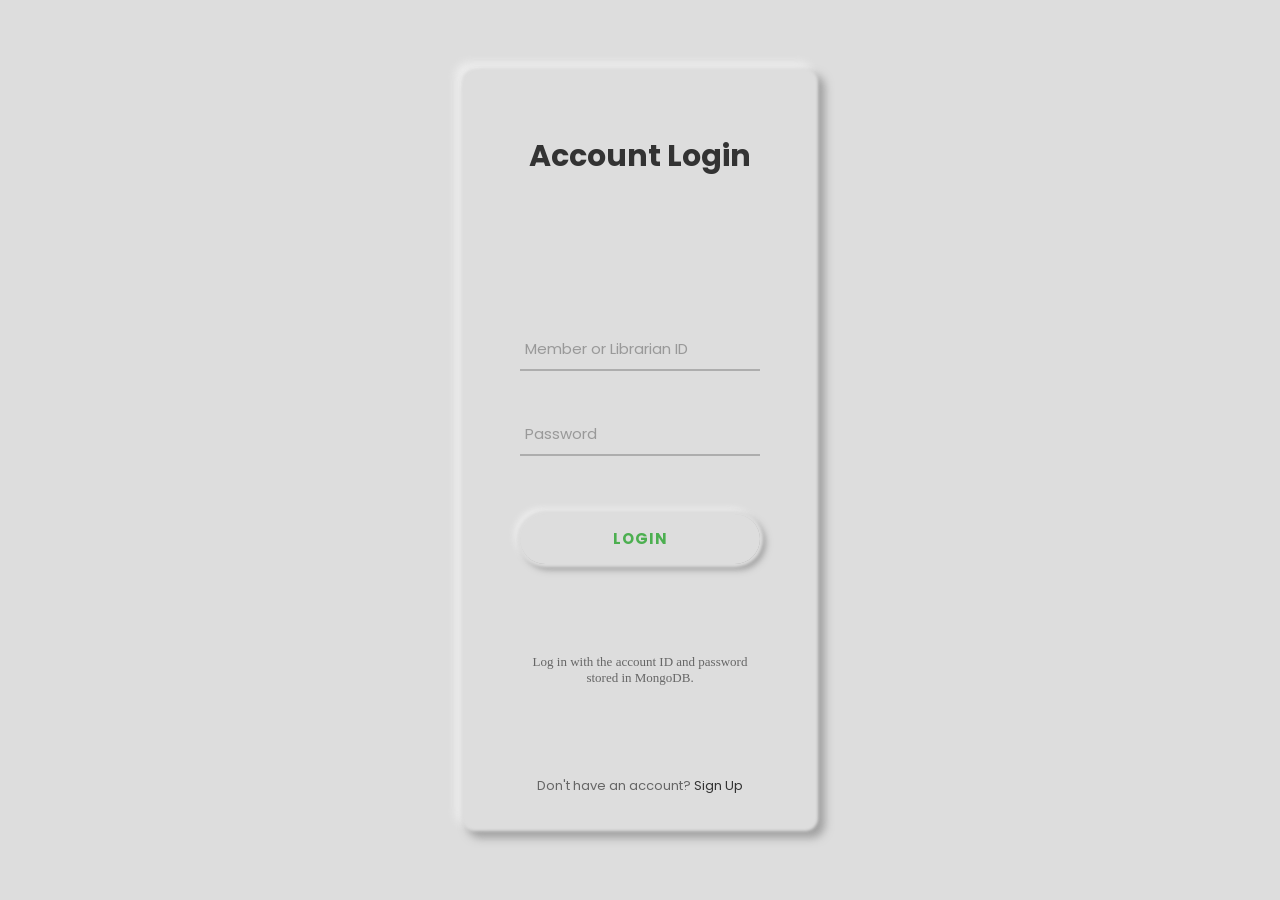
<file: LoginPage/index.html>
<!DOCTYPE html>
<html lang="en">

<head>
    <meta charset="UTF-8">
    <meta name="viewport" content="width=device-width, initial-scale=1.0">
    <title>Login Form Design Neumorphism</title>
    <!--=========================www.material design iconic font========================================-->
    <link rel="stylesheet" type="text/css" href="fonts/iconic/css/material-design-iconic-font.min.css">
    <link rel="stylesheet" href="Style.css">

</head>

<body>

    <div class="limiter">
        <div class="container-login">
            <div class="wrap-login">
                <form class="login-form validate-form" id="loginForm">
                    <span class="login-form-title">
                        Account Login
                    </span>

                    <!-- Status Text for Errors -->
                    <div id="loginStatus" class="text-center" style="margin-bottom: 20px; font-weight: bold;"></div>

                    <div class="wrap-input validate-input" data-validate="Login ID is required">
                        <input class="input" type="text" name="loginId" id="loginId">
                        <span class="focus-input" data-placeholder="Member or Librarian ID"></span>
                    </div>

                    <div class="wrap-input validate-input" data-validate="Password is required">
                        <input class="input" type="password" name="password" id="loginPassword">
                        <span class="focus-input" data-placeholder="Password"></span>
                    </div>

                    <div class="container-login-form-btn">
                        <div class="wrap-login-form-btn">
                            <button class="login-form-btn"> Login </button>
                        </div>
                    </div>
                    <div class="text-center" style="margin-top: 20px; font-size: 13px; color: #666;">
                        Log in with the account ID and password stored in MongoDB.
                    </div>
                    <div class="text-center" style="margin-top: 20px;">
                        <span class="txt1">
                            Don't have an account?
                        </span>
                        <a class="txt2" href="Register.html"> Sign Up </a>
                    </div>

                </form>
            </div>
        </div>
    </div>

    <script src="js/jquery-3.2.1.min.js"></script>
    <script type="module" src="JS_main.js"></script>



</body>
</html>
</file>
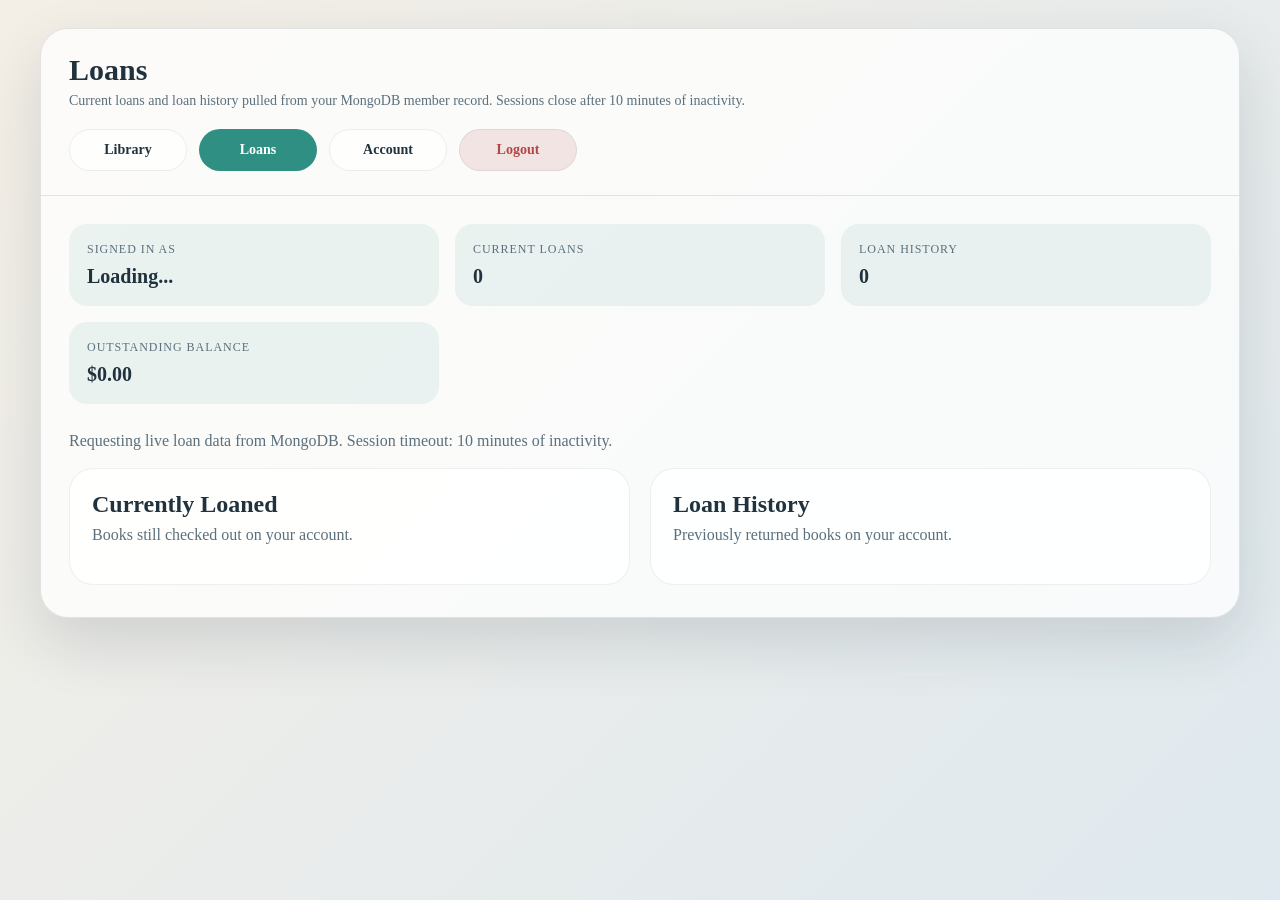
<file: Loans/loans.html>
<!DOCTYPE html>
<html lang="en">

<head>
    <meta charset="UTF-8">
    <meta name="viewport" content="width=device-width, initial-scale=1.0">
    <title>Loans</title>
    <link rel="stylesheet" type="text/css" href="../LoginPage/fonts/iconic/css/material-design-iconic-font.min.css">
    <link rel="stylesheet" href="../LoginPage/Style.css">
    <link rel="stylesheet" href="loans.css">
</head>

<body>
    <div class="loans-shell">
        <div class="loans-panel">
            <div class="loans-nav">
                <div class="loans-brand">
                    <h1>Loans</h1>
                    <p>Current loans and loan history pulled from your MongoDB member record. Sessions close after 10 minutes of inactivity.</p>
                </div>

                <div class="loans-tabs">
                    <a class="loans-tab" href="../Book%20search/library.html">Library</a>
                    <a class="loans-tab active" href="loans.html">Loans</a>
                    <a class="loans-tab" href="../LoginPage/dashboard.html">Account</a>
                    <a class="loans-tab logout" href="/LoginPage/logout.html" id="logoutBtn">Logout</a>
                </div>
            </div>

            <div class="loans-header">
                <div class="loans-pill">
                    <span>Signed in as</span>
                    <strong id="loansMemberName">Loading...</strong>
                </div>
                <div class="loans-pill">
                    <span>Current loans</span>
                    <strong id="currentLoanCount">0</strong>
                </div>
                <div class="loans-pill">
                    <span id="secondaryLoanStatLabel">Loan history</span>
                    <strong id="loanHistoryCount">0</strong>
                </div>
                <div class="loans-pill">
                    <span>Outstanding balance</span>
                    <strong id="loanOutstandingBalance">$0.00</strong>
                </div>
            </div>

            <div style="padding: 0 28px 18px; color: #5b707c;" id="loansStatusMessage">Requesting live loan data from MongoDB. Session timeout: 10 minutes of inactivity.</div>

            <div class="loans-columns">
                <section class="loan-card" id="memberCurrentLoanCard">
                    <h2>Currently Loaned</h2>
                    <p class="loan-copy">Books still checked out on your account.</p>
                    <div id="currentLoansList" class="loan-list"></div>
                </section>

                <section class="loan-card" id="memberLoanHistoryCard">
                    <h2>Loan History</h2>
                    <p class="loan-copy">Previously returned books on your account.</p>
                    <div id="loanHistoryList" class="loan-list"></div>
                </section>
            </div>

        </div>
    </div>

    <script>
        (function bootstrapLoansUser() {
            try {
                const storedUser = localStorage.getItem("library_current_user");
                if (!storedUser) {
                    return;
                }

                const member = JSON.parse(storedUser);
                if (String(member.role || "").trim().toLowerCase() === "librarian") {
                    window.location.replace("librarian_loans.html");
                    return;
                }

                const currentLoans = Array.isArray(member.current_loans)
                    ? member.current_loans
                    : (member.current_loans ? [member.current_loans] : []);
                const loanHistory = Array.isArray(member.loan_history)
                    ? member.loan_history
                    : (member.loan_history ? [member.loan_history] : []);

                const setText = (id, value) => {
                    const element = document.getElementById(id);
                    if (element) {
                        element.textContent = value;
                    }
                };

                const renderLoanList = (id, loans, emptyMessage, isHistory) => {
                    const container = document.getElementById(id);
                    if (!container) {
                        return;
                    }

                    if (!loans.length) {
                        container.innerHTML = `<div class="loan-empty">${emptyMessage}</div>`;
                        return;
                    }

                    container.innerHTML = loans.map((loan) => `
                        <article class="loan-item">
                            <div class="loan-title">${loan.book_title || "Untitled Book"}</div>
                            <div class="loan-meta">
                                <div><strong>Copy:</strong> ${loan.copy_no || "Unknown"}</div>
                                <div><strong>Loan ID:</strong> ${loan.loan_id || "Unknown"}</div>
                                <div><strong>Loan Date:</strong> ${loan.loan_date || "Unknown"}</div>
                                <div><strong>Due Date:</strong> ${loan.due_date || "Unknown"}</div>
                                ${isHistory && loan.return_date ? `<div><strong>Returned:</strong> ${loan.return_date}</div>` : ""}
                            </div>
                            ${!isHistory && Number(loan.overdue_days || 0) > 0 ? `
                                <div class="loan-meta" style="margin-top: 12px; padding: 10px 12px; border-radius: 14px; background: rgba(178, 71, 71, 0.10); border: 1px solid rgba(178, 71, 71, 0.18);">
                                    <div><strong>Days Overdue:</strong> ${loan.overdue_days}</div>
                                    <div><strong>Outstanding Fine:</strong> $${Number(loan.outstanding_fine_amount ?? loan.fine_amount ?? 0).toFixed(2)}</div>
                                </div>
                            ` : ""}
                        </article>
                    `).join("");
                };

                setText("loansMemberName", member.name || member._id || "Current User");
                setText("currentLoanCount", String(currentLoans.length));
                setText("loanHistoryCount", String(loanHistory.length));
                setText("loanOutstandingBalance", `$${Number(member.outstanding_balance ?? member.late_fee ?? 0).toFixed(2)}`);
                setText("loansStatusMessage", "Loaded the tracked signed-in user from browser session storage. Session timeout: 10 minutes of inactivity.");
                renderLoanList("currentLoansList", currentLoans, "No books are currently loaned on this account.", false);
                renderLoanList("loanHistoryList", loanHistory, "No loan history is recorded yet.", true);
            } catch (error) {
                console.error("Loans bootstrap failed:", error);
            }
        }());
    </script>
    <script src="../LoginPage/js/jquery-3.2.1.min.js"></script>
    <script type="module" src="loans.js"></script>
</body>

</html>
</file>
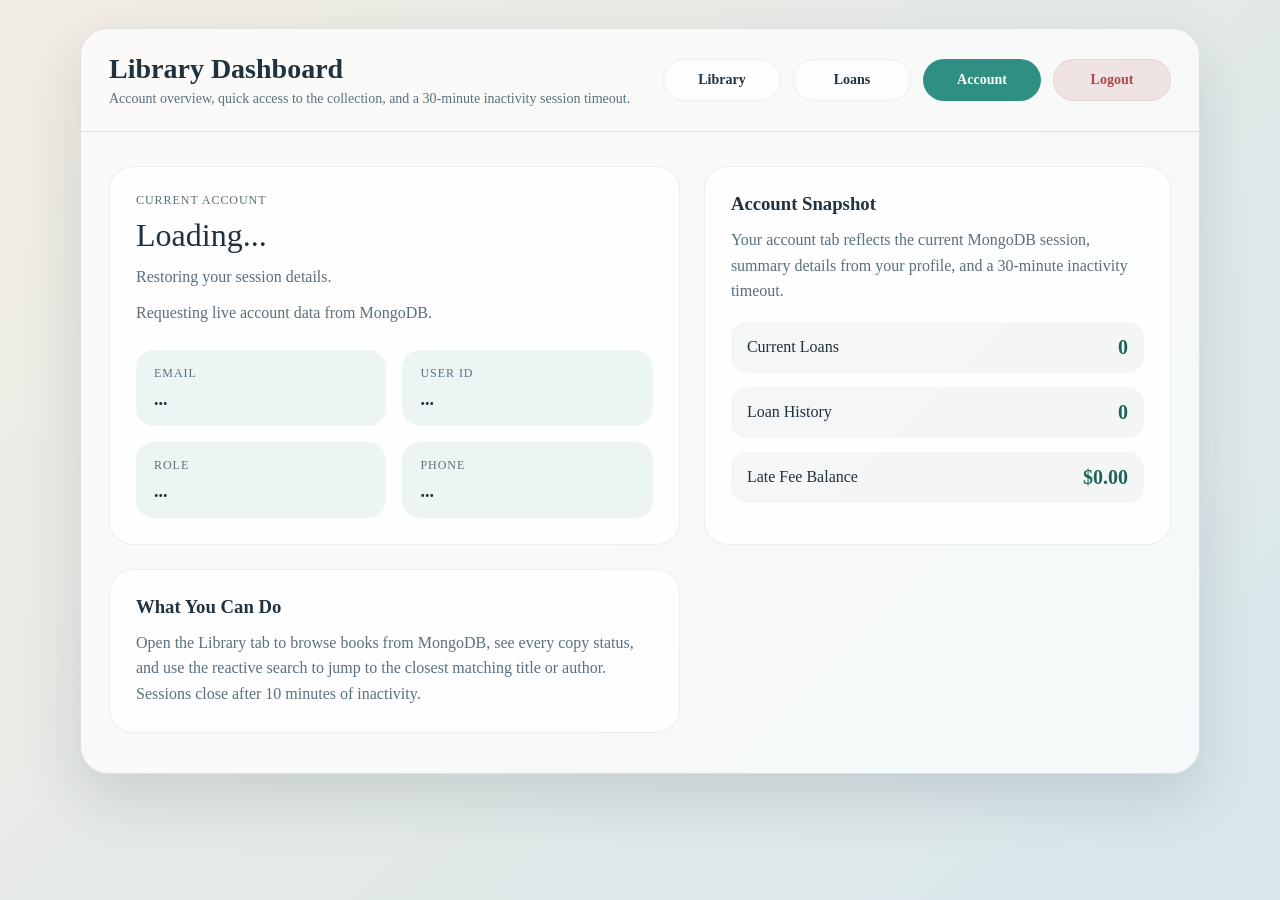
<file: LoginPage/dashboard.html>
<!DOCTYPE html>
<html lang="en">

<head>
    <meta charset="UTF-8">
    <meta name="viewport" content="width=device-width, initial-scale=1.0">
    <title>Dashboard - Library Management</title>
    <link rel="stylesheet" type="text/css" href="fonts/iconic/css/material-design-iconic-font.min.css">
    <link rel="stylesheet" href="Style.css">
    <style>
        :root {
            --page-bg: linear-gradient(135deg, #f2ede4 0%, #d7e7ec 100%);
            --card-bg: rgba(255, 255, 255, 0.72);
            --ink: #20323e;
            --muted: #5b707c;
            --accent: #2f8f83;
            --accent-strong: #1d645b;
            --danger: #b24747;
            --line: rgba(32, 50, 62, 0.12);
        }

        body {
            min-height: 100vh;
            background: var(--page-bg);
            color: var(--ink);
        }

        .dashboard-shell {
            min-height: 100vh;
            padding: 28px;
        }

        .dashboard-panel {
            max-width: 1120px;
            margin: 0 auto;
            background: var(--card-bg);
            backdrop-filter: blur(12px);
            border: 1px solid var(--line);
            border-radius: 28px;
            overflow: hidden;
            box-shadow: 0 24px 60px rgba(26, 44, 58, 0.14);
        }

        .dashboard-nav {
            display: flex;
            justify-content: space-between;
            align-items: center;
            padding: 24px 28px;
            border-bottom: 1px solid var(--line);
            gap: 20px;
            flex-wrap: wrap;
        }

        .dashboard-brand h1 {
            font-size: 28px;
            margin-bottom: 6px;
        }

        .dashboard-brand p {
            color: var(--muted);
            font-size: 14px;
        }

        .dashboard-tabs {
            display: flex;
            align-items: center;
            gap: 12px;
            flex-wrap: wrap;
        }

        .dashboard-tab {
            display: inline-flex;
            align-items: center;
            justify-content: center;
            min-width: 118px;
            padding: 12px 20px;
            border-radius: 999px;
            text-decoration: none;
            color: var(--ink);
            font-size: 14px;
            font-weight: 600;
            background: rgba(255, 255, 255, 0.66);
            border: 1px solid rgba(32, 50, 62, 0.08);
            transition: transform 0.2s ease, background 0.2s ease, color 0.2s ease;
        }

        .dashboard-tab:hover {
            transform: translateY(-1px);
            background: #ffffff;
        }

        .dashboard-tab.active {
            background: var(--accent);
            color: white;
            border-color: transparent;
        }

        .dashboard-tab.logout {
            background: rgba(178, 71, 71, 0.12);
            color: var(--danger);
        }

        .dashboard-content {
            padding: 34px 28px 40px;
            display: grid;
            grid-template-columns: 1.1fr 0.9fr;
            gap: 24px;
        }

        .hero-card,
        .detail-card,
        .summary-card {
            background: rgba(255, 255, 255, 0.76);
            border: 1px solid rgba(32, 50, 62, 0.08);
            border-radius: 24px;
            padding: 26px;
        }

        .hero-card h2,
        .detail-card h3,
        .summary-card h3 {
            margin-bottom: 12px;
        }

        .hero-card p,
        .detail-card p,
        .summary-card p {
            color: var(--muted);
            line-height: 1.6;
        }

        .hero-name {
            font-size: 32px;
            line-height: 1.2;
            margin-bottom: 10px;
        }

        .meta-grid {
            display: grid;
            grid-template-columns: repeat(2, minmax(0, 1fr));
            gap: 16px;
            margin-top: 24px;
        }

        .meta-item {
            padding: 16px 18px;
            border-radius: 18px;
            background: rgba(47, 143, 131, 0.08);
        }

        .meta-label {
            display: block;
            font-size: 12px;
            letter-spacing: 0.08em;
            text-transform: uppercase;
            color: var(--muted);
            margin-bottom: 8px;
        }

        .meta-value {
            font-size: 18px;
            font-weight: 700;
            color: var(--ink);
            word-break: break-word;
        }

        .summary-list {
            display: grid;
            gap: 14px;
            margin-top: 18px;
        }

        .summary-item {
            display: flex;
            justify-content: space-between;
            align-items: center;
            gap: 16px;
            padding: 14px 16px;
            border-radius: 16px;
            background: rgba(32, 50, 62, 0.04);
        }

        .summary-item strong {
            font-size: 20px;
            color: var(--accent-strong);
        }

        .librarian-search-card {
            grid-column: 1 / -1;
        }

        .librarian-hidden {
            display: none !important;
        }

        .search-toolbar {
            display: grid;
            grid-template-columns: minmax(0, 1fr) auto;
            gap: 14px;
            margin-top: 18px;
        }

        .search-input {
            width: 100%;
            border: 1px solid rgba(32, 50, 62, 0.14);
            border-radius: 16px;
            padding: 14px 16px;
            font-size: 15px;
            color: var(--ink);
            background: rgba(255, 255, 255, 0.82);
        }

        .search-button {
            border: 0;
            border-radius: 16px;
            padding: 14px 18px;
            background: var(--accent);
            color: white;
            font-weight: 700;
            cursor: pointer;
        }

        .member-search-grid {
            display: grid;
            grid-template-columns: 1fr;
            gap: 20px;
            margin-top: 20px;
        }

        .member-search-results {
            background: rgba(255, 255, 255, 0.7);
            border: 1px solid rgba(32, 50, 62, 0.08);
            border-radius: 20px;
            padding: 18px;
        }

        .member-result-list,
        .member-loan-list {
            display: grid;
            gap: 12px;
            margin-top: 14px;
        }

        .member-result-card,
        .member-loan-card {
            padding: 14px 16px;
            border-radius: 16px;
            background: rgba(32, 50, 62, 0.04);
            border: 1px solid rgba(32, 50, 62, 0.06);
        }

        .member-result-card button {
            margin-top: 10px;
            border: 0;
            border-radius: 999px;
            padding: 10px 14px;
            background: rgba(47, 143, 131, 0.12);
            color: var(--accent-strong);
            font-weight: 700;
            cursor: pointer;
        }

        .member-result-meta,
        .member-loan-meta {
            display: grid;
            gap: 6px;
            color: var(--muted);
            font-size: 14px;
            margin-top: 8px;
        }

        .member-empty {
            padding: 16px;
            border-radius: 16px;
            background: rgba(255, 255, 255, 0.74);
            color: var(--muted);
            text-align: center;
        }

        @media (max-width: 900px) {
            .dashboard-content {
                grid-template-columns: 1fr;
            }

            .member-search-grid,
            .search-toolbar {
                grid-template-columns: 1fr;
            }
        }

        @media (max-width: 640px) {
            .dashboard-shell {
                padding: 14px;
            }

            .dashboard-nav,
            .dashboard-content {
                padding-left: 18px;
                padding-right: 18px;
            }

            .dashboard-tab {
                width: 100%;
            }

            .dashboard-tabs {
                width: 100%;
            }

            .meta-grid {
                grid-template-columns: 1fr;
            }
        }
    </style>
</head>

<body>
    <div class="dashboard-shell">
        <div class="dashboard-panel">
            <div class="dashboard-nav">
                <div class="dashboard-brand">
                    <h1>Library Dashboard</h1>
                    <p>Account overview, quick access to the collection, and a 30-minute inactivity session timeout.</p>
                </div>

                <div class="dashboard-tabs">
                    <a class="dashboard-tab" href="../Book%20search/library.html">Library</a>
                    <a class="dashboard-tab" href="../Loans/loans.html">Loans</a>
                    <a class="dashboard-tab active" href="dashboard.html">Account</a>
                    <a class="dashboard-tab logout" href="/LoginPage/logout.html" id="logoutBtn">Logout</a>
                </div>
            </div>

            <div class="dashboard-content">
                <div class="hero-card" id="currentAccountCard">
                    <div class="meta-label">Current Account</div>
                    <div class="hero-name" id="userNameDisplay">Loading...</div>
                    <p id="roleDescription">Restoring your session details.</p>
                    <p id="accountStatusMessage" style="margin-top: 10px; color: #5b707c;">Requesting live account data from MongoDB.</p>

                    <div class="meta-grid">
                        <div class="meta-item">
                            <span class="meta-label">Email</span>
                            <span class="meta-value" id="userEmailDisplay">...</span>
                        </div>
                        <div class="meta-item">
                            <span class="meta-label">User ID</span>
                            <span class="meta-value" id="userIdDisplay">...</span>
                        </div>
                        <div class="meta-item">
                            <span class="meta-label">Role</span>
                            <span class="meta-value" id="userRoleDisplay">...</span>
                        </div>
                        <div class="meta-item">
                            <span class="meta-label">Phone</span>
                            <span class="meta-value" id="userPhoneDisplay">...</span>
                        </div>
                    </div>
                </div>

                <div class="detail-card" id="accountSnapshotCard">
                    <h3>Account Snapshot</h3>
                    <p>Your account tab reflects the current MongoDB session, summary details from your profile, and a 30-minute inactivity timeout.</p>

                    <div class="summary-list">
                        <div class="summary-item">
                            <span>Current Loans</span>
                            <strong id="userLoansDisplay">0</strong>
                        </div>
                        <div class="summary-item">
                            <span>Loan History</span>
                            <strong id="userHistoryDisplay">0</strong>
                        </div>
                        <div class="summary-item">
                            <span>Late Fee Balance</span>
                            <strong id="userFeeDisplay">$0.00</strong>
                        </div>
                    </div>
                </div>

                <div class="summary-card" id="accountHelpCard">
                    <h3>What You Can Do</h3>
                    <p>Open the Library tab to browse books from MongoDB, see every copy status, and use the reactive search to jump to the closest matching title or author. Sessions close after 10 minutes of inactivity.</p>
                </div>

                <div class="detail-card librarian-search-card" id="librarianSearchCard" hidden>
                    <h3>Librarian Member Lookup</h3>
                    <p>Search the `members` collection by member ID, name, or email address, then open the matching member details page.</p>

                    <div class="search-toolbar">
                        <input id="memberSearchInput" class="search-input" type="text" placeholder="Search by M001, John Smith, or john.smith@email.com">
                        <button id="memberSearchButton" class="search-button" type="button">Search Members</button>
                    </div>

                    <div id="memberSearchStatus" style="margin-top: 14px; color: #5b707c;">Enter a member ID, name, or email address, then open the matching member details page.</div>

                    <div id="memberSearchResults" class="member-search-results" style="display: none; margin-top: 20px;">
                        <div class="meta-label">Search Results</div>
                        <div id="memberResultList" class="member-result-list">
                            <!-- Results will be injected here -->
                        </div>
                    </div>
                </div>
            </div>
        </div>
    </div>

    <script>
        (function bootstrapDashboardUser() {
            try {
                const storedUser = localStorage.getItem("library_current_user");
                if (!storedUser) {
                    return;
                }

                const member = JSON.parse(storedUser);
                const currentLoans = Array.isArray(member.current_loans)
                    ? member.current_loans
                    : (member.current_loans ? [member.current_loans] : []);
                const loanHistory = Array.isArray(member.loan_history)
                    ? member.loan_history
                    : (member.loan_history ? [member.loan_history] : []);

                const setText = (id, value) => {
                    const element = document.getElementById(id);
                    if (element) {
                        element.textContent = value;
                    }
                };

                setText("userNameDisplay", member.name || "Current User");
                setText("userEmailDisplay", member.email || "Not Provided");
                setText("userIdDisplay", member._id || "Unknown");
                setText("userRoleDisplay", member.role || "User");
                setText("userPhoneDisplay", member.phone || "Not Provided");
                setText("userLoansDisplay", String(currentLoans.length));
                setText("userHistoryDisplay", String(loanHistory.length));
                setText("userFeeDisplay", `$${Number(member.late_fee || 0).toFixed(2)}`);
                setText("roleDescription", "Showing the tracked signed-in user. Sessions close after 10 minutes of inactivity.");
                setText("accountStatusMessage", "Loaded the tracked signed-in user from browser session storage. Session timeout: 10 minutes of inactivity.");

                if (String(member.role || "").trim().toLowerCase() === "librarian") {
                    const currentAccountCard = document.getElementById("currentAccountCard");
                    const accountSnapshotCard = document.getElementById("accountSnapshotCard");
                    const accountHelpCard = document.getElementById("accountHelpCard");
                    const librarianSearchCard = document.getElementById("librarianSearchCard");

                    if (currentAccountCard) {
                        currentAccountCard.style.display = "none";
                    }
                    if (accountSnapshotCard) {
                        accountSnapshotCard.style.display = "none";
                    }
                    if (accountHelpCard) {
                        accountHelpCard.style.display = "none";
                    }
                    if (librarianSearchCard) {
                        librarianSearchCard.hidden = false;
                        librarianSearchCard.style.display = "block";
                    }
                }
            } catch (error) {
                console.error("Dashboard bootstrap failed:", error);
            }
        }());
    </script>
        <script src="js/jquery-3.2.1.min.js"></script>
        <script type="module" src="JS_dashboard.js"></script>
        <script>
            // Ensure the search button is always linked, even if the async ready function fails
            $(function() {
                $(document).on('click', '#memberSearchButton', function() {
                    if (typeof openMemberSearchPage === 'function') {
                        openMemberSearchPage();
                    }
                });
                $(document).on('keydown', '#memberSearchInput', function(event) {
                    if (event.key === 'Enter' && typeof openMemberSearchPage === 'function') {
                        event.preventDefault();
                        openMemberSearchPage();
                    }
                });
            });
        </script>
</body>

</html>
</file>
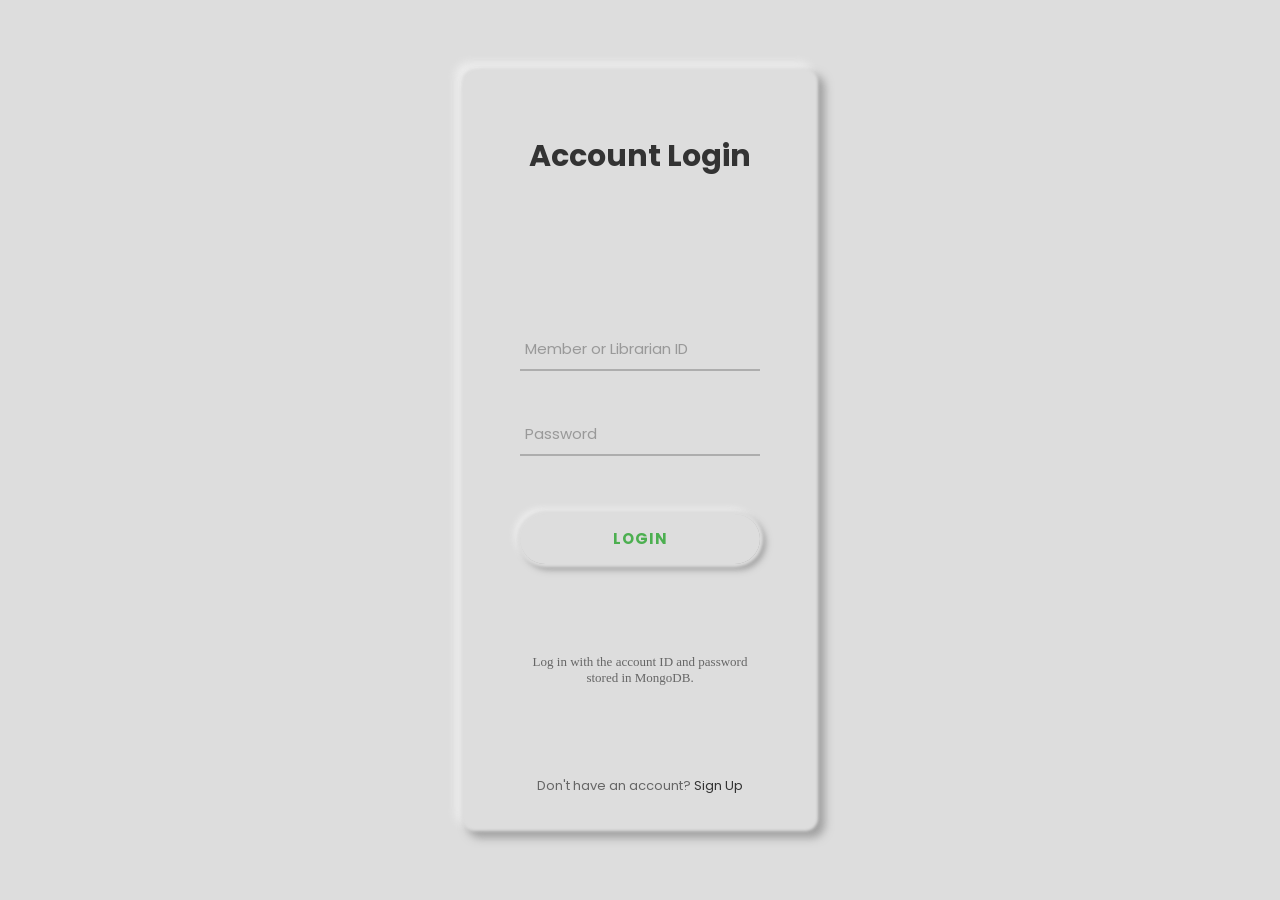
<file: LoginPage/Login.html>
<!DOCTYPE html>
<html lang="en">

<head>
    <meta charset="UTF-8">
    <meta name="viewport" content="width=device-width, initial-scale=1.0">
    <title>Login Form Design Neumorphism</title>
    <!--=========================www.material design iconic font========================================-->
    <link rel="stylesheet" type="text/css" href="fonts/iconic/css/material-design-iconic-font.min.css">
    <link rel="stylesheet" href="Style.css">

</head>

<body>

    <div class="limiter">
        <div class="container-login">
            <div class="wrap-login">
                <form class="login-form validate-form" id="loginForm">
                    <span class="login-form-title">
                        Account Login
                    </span>

                    <!-- Status Text for Errors -->
                    <div id="loginStatus" class="text-center" style="margin-bottom: 20px; font-weight: bold;"></div>

                    <div class="wrap-input validate-input" data-validate="Login ID is required">
                        <input class="input" type="text" name="loginId" id="loginId">
                        <span class="focus-input" data-placeholder="Member or Librarian ID"></span>
                    </div>

                    <div class="wrap-input validate-input" data-validate="Password is required">
                        <input class="input" type="password" name="password" id="loginPassword">
                        <span class="focus-input" data-placeholder="Password"></span>
                    </div>

                    <div class="container-login-form-btn">
                        <div class="wrap-login-form-btn">
                            <button class="login-form-btn"> Login </button>
                        </div>
                    </div>
                    <div class="text-center" style="margin-top: 20px; font-size: 13px; color: #666;">
                        Log in with the account ID and password stored in MongoDB.
                    </div>
                    <div class="text-center" style="margin-top: 20px;">
                        <span class="txt1">
                            Don't have an account?
                        </span>
                        <a class="txt2" href="Register.html"> Sign Up </a>
                    </div>

                </form>
            </div>
        </div>
    </div>

    <script src="js/jquery-3.2.1.min.js"></script>
    <script type="module" src="JS_main.js"></script>



</body>

</html>
</file>
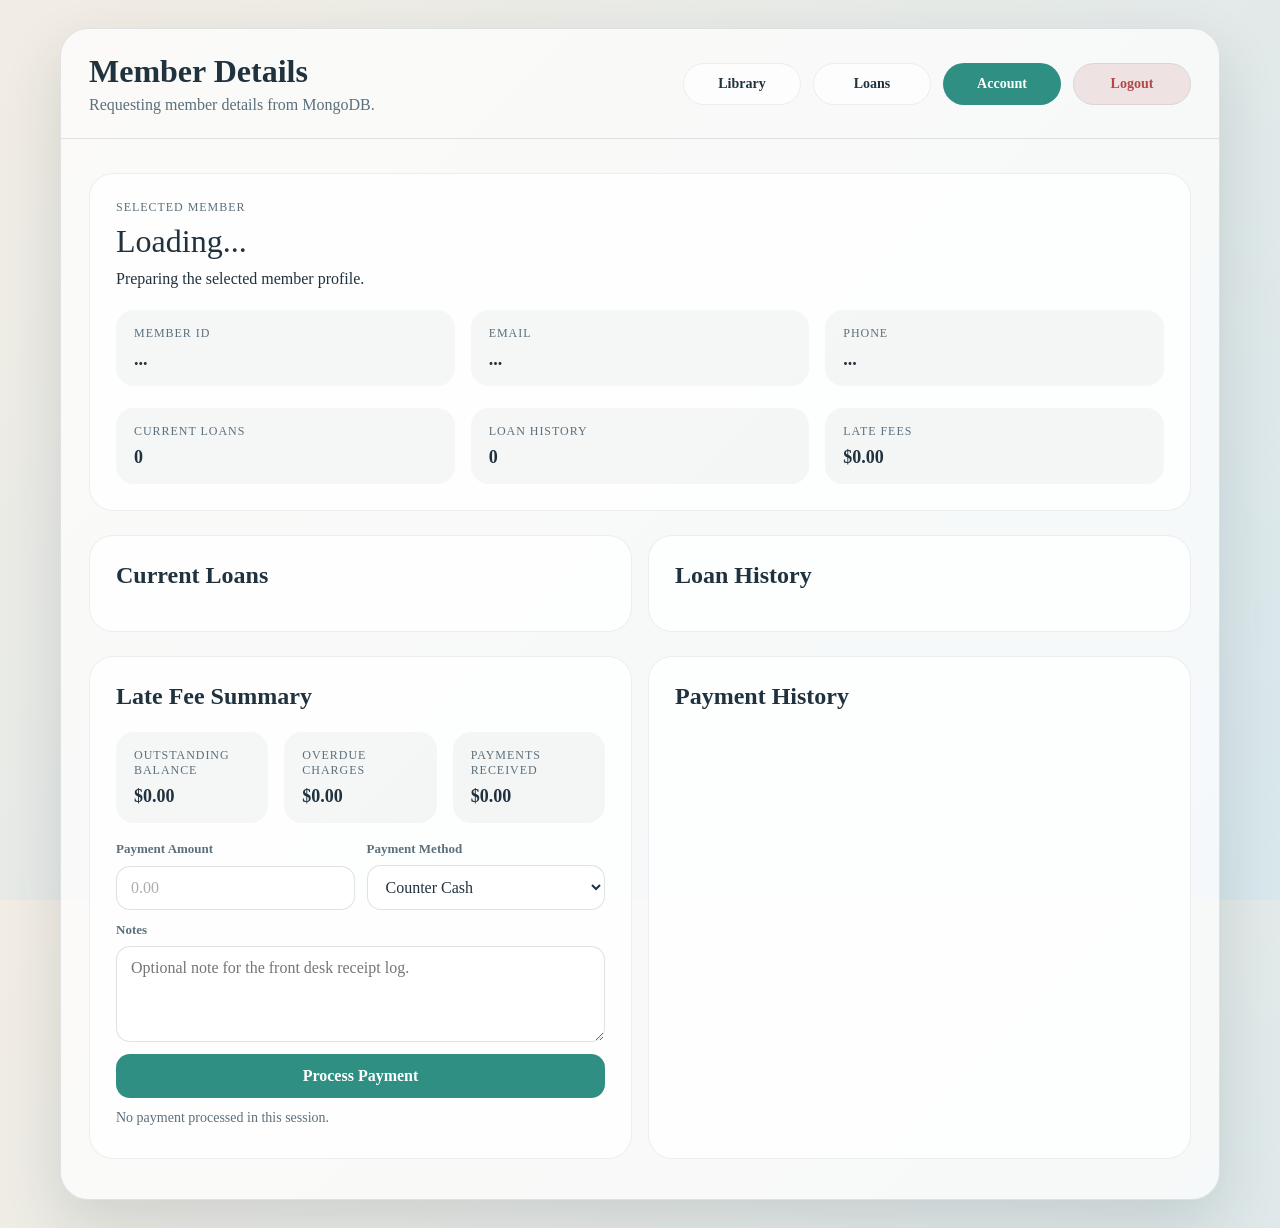
<file: LoginPage/member_dashboard.html>
<!DOCTYPE html>
<html lang="en">

<head>
    <meta charset="UTF-8">
    <meta name="viewport" content="width=device-width, initial-scale=1.0">
    <title>Member Details - Library Management</title>
    <link rel="stylesheet" type="text/css" href="fonts/iconic/css/material-design-iconic-font.min.css">
    <link rel="stylesheet" href="Style.css">
    <style>
        :root {
            --page-bg: linear-gradient(135deg, #f2ede4 0%, #d7e7ec 100%);
            --card-bg: rgba(255, 255, 255, 0.76);
            --ink: #20323e;
            --muted: #5b707c;
            --accent: #2f8f83;
            --accent-strong: #1d645b;
            --danger: #b24747;
            --line: rgba(32, 50, 62, 0.12);
        }

        body {
            min-height: 100vh;
            background: var(--page-bg);
            color: var(--ink);
        }

        .member-shell {
            min-height: 100vh;
            padding: 28px;
        }

        .member-panel {
            max-width: 1160px;
            margin: 0 auto;
            background: rgba(255, 255, 255, 0.72);
            border: 1px solid var(--line);
            border-radius: 28px;
            overflow: hidden;
            box-shadow: 0 24px 60px rgba(26, 44, 58, 0.14);
        }

        .member-nav {
            display: flex;
            justify-content: space-between;
            align-items: center;
            gap: 20px;
            flex-wrap: wrap;
            padding: 24px 28px;
            border-bottom: 1px solid var(--line);
        }

        .member-tabs {
            display: flex;
            gap: 12px;
            flex-wrap: wrap;
        }

        .member-tab {
            display: inline-flex;
            align-items: center;
            justify-content: center;
            min-width: 118px;
            padding: 12px 20px;
            border-radius: 999px;
            text-decoration: none;
            color: var(--ink);
            font-size: 14px;
            font-weight: 600;
            background: rgba(255, 255, 255, 0.66);
            border: 1px solid rgba(32, 50, 62, 0.08);
        }

        .member-tab.active {
            background: var(--accent);
            color: white;
            border-color: transparent;
        }

        .member-tab.logout {
            background: rgba(178, 71, 71, 0.12);
            color: var(--danger);
        }

        .member-content {
            padding: 34px 28px 40px;
            display: grid;
            gap: 24px;
        }

        .hero-card,
        .detail-card {
            background: var(--card-bg);
            border: 1px solid rgba(32, 50, 62, 0.08);
            border-radius: 24px;
            padding: 26px;
        }

        .hero-name {
            font-size: 32px;
            margin-bottom: 10px;
        }

        .meta-grid,
        .stats-grid,
        .loan-columns {
            display: grid;
            gap: 16px;
        }

        .meta-grid,
        .stats-grid {
            grid-template-columns: repeat(3, minmax(0, 1fr));
            margin-top: 22px;
        }

        .loan-columns {
            grid-template-columns: repeat(2, minmax(0, 1fr));
        }

        .meta-item,
        .stat-item,
        .loan-item {
            padding: 16px 18px;
            border-radius: 18px;
            background: rgba(32, 50, 62, 0.04);
        }

        .meta-label {
            display: block;
            font-size: 12px;
            letter-spacing: 0.08em;
            text-transform: uppercase;
            color: var(--muted);
            margin-bottom: 8px;
        }

        .meta-value,
        .stat-item strong {
            font-size: 18px;
            font-weight: 700;
            color: var(--ink);
        }

        .loan-list {
            display: grid;
            gap: 12px;
            margin-top: 16px;
        }

        .payment-form {
            display: grid;
            gap: 12px;
            margin-top: 18px;
        }

        .payment-grid {
            display: grid;
            gap: 12px;
            grid-template-columns: repeat(2, minmax(0, 1fr));
        }

        .payment-field {
            display: grid;
            gap: 8px;
        }

        .payment-field label {
            font-size: 13px;
            font-weight: 600;
            color: var(--muted);
        }

        .payment-field input,
        .payment-field select,
        .payment-field textarea,
        .payment-button {
            border-radius: 14px;
            border: 1px solid rgba(32, 50, 62, 0.14);
            padding: 12px 14px;
            font: inherit;
            color: var(--ink);
            background: rgba(255, 255, 255, 0.92);
        }

        .payment-field textarea {
            min-height: 96px;
            resize: vertical;
        }

        .payment-button {
            background: var(--accent);
            color: white;
            border-color: transparent;
            font-weight: 700;
            cursor: pointer;
        }

        .payment-button:disabled {
            opacity: 0.55;
            cursor: not-allowed;
        }

        .payment-status {
            min-height: 22px;
            color: var(--muted);
            font-size: 14px;
        }

        .loan-meta {
            display: grid;
            gap: 6px;
            color: var(--muted);
            font-size: 14px;
            margin-top: 10px;
        }

        .empty-state {
            padding: 18px;
            border-radius: 18px;
            background: rgba(255, 255, 255, 0.72);
            color: var(--muted);
            text-align: center;
        }

        @media (max-width: 900px) {

            .meta-grid,
            .stats-grid,
            .loan-columns,
            .payment-grid {
                grid-template-columns: 1fr;
            }
        }

        @media (max-width: 640px) {
            .member-shell {
                padding: 14px;
            }

            .member-nav,
            .member-content {
                padding-left: 18px;
                padding-right: 18px;
            }

            .member-tab {
                width: 100%;
            }
        }
    </style>
</head>

<body>
    <div class="member-shell">
        <div class="member-panel">
            <div class="member-nav">
                <div>
                    <h1>Member Details</h1>
                    <p id="memberPageStatus" style="color: #5b707c; margin-top: 6px;">Requesting member details from
                        MongoDB.</p>
                </div>

                <div class="member-tabs">
                    <a class="member-tab" href="../Book%20search/library.html">Library</a>
                    <a class="member-tab" href="../Loans/loans.html">Loans</a>
                    <a class="member-tab active" href="dashboard.html">Account</a>
                    <a class="member-tab logout" href="/LoginPage/logout.html" id="logoutBtn">Logout</a>
                </div>
            </div>

            <div class="member-content">
                <section class="hero-card">
                    <div class="meta-label">Selected Member</div>
                    <div class="hero-name" id="memberNameDisplay">Loading...</div>
                    <p id="memberDescription">Preparing the selected member profile.</p>

                    <div class="meta-grid">
                        <div class="meta-item">
                            <span class="meta-label">Member ID</span>
                            <span class="meta-value" id="memberIdDisplay">...</span>
                        </div>
                        <div class="meta-item">
                            <span class="meta-label">Email</span>
                            <span class="meta-value" id="memberEmailDisplay">...</span>
                        </div>
                        <div class="meta-item">
                            <span class="meta-label">Phone</span>
                            <span class="meta-value" id="memberPhoneDisplay">...</span>
                        </div>
                    </div>

                    <div class="stats-grid">
                        <div class="stat-item">
                            <span class="meta-label">Current Loans</span>
                            <strong id="memberCurrentLoanCount">0</strong>
                        </div>
                        <div class="stat-item">
                            <span class="meta-label">Loan History</span>
                            <strong id="memberLoanHistoryCount">0</strong>
                        </div>
                        <div class="stat-item">
                            <span class="meta-label">Late Fees</span>
                            <strong id="memberLateFeeDisplay">$0.00</strong>
                        </div>
                    </div>
                </section>

                <div class="loan-columns">
                    <section class="detail-card">
                        <h2>Current Loans</h2>
                        <div id="memberCurrentLoansList" class="loan-list"></div>
                    </section>

                    <section class="detail-card">
                        <h2>Loan History</h2>
                        <div id="memberLoanHistoryList" class="loan-list"></div>
                    </section>
                </div>

                <div class="loan-columns">
                    <section class="detail-card">
                        <h2>Late Fee Summary</h2>
                        <div class="stats-grid">
                            <div class="stat-item">
                                <span class="meta-label">Outstanding Balance</span>
                                <strong id="memberOutstandingBalanceDisplay">$0.00</strong>
                            </div>
                            <div class="stat-item">
                                <span class="meta-label">Overdue Charges</span>
                                <strong id="memberTotalChargesDisplay">$0.00</strong>
                            </div>
                            <div class="stat-item">
                                <span class="meta-label">Payments Received</span>
                                <strong id="memberTotalPaymentsDisplay">$0.00</strong>
                            </div>
                        </div>

                        <form id="memberPaymentForm" class="payment-form" action="javascript:void(0)" method="post" onsubmit="return window.handleMemberPaymentSubmission ? window.handleMemberPaymentSubmission(event) : false;">
                            <div class="payment-grid">
                                <div class="payment-field">
                                    <label for="paymentAmountInput">Payment Amount</label>
                                    <input id="paymentAmountInput" name="paymentAmount" type="number" min="0.01" step="0.01" placeholder="0.00" required>
                                </div>
                                <div class="payment-field">
                                    <label for="paymentMethodSelect">Payment Method</label>
                                    <select id="paymentMethodSelect" name="paymentMethod">
                                        <option value="counter_cash">Counter Cash</option>
                                        <option value="counter_card">Counter Card</option>
                                    </select>
                                </div>
                            </div>

                            <div class="payment-field">
                                <label for="paymentNotesInput">Notes</label>
                                <textarea id="paymentNotesInput" name="paymentNotes" placeholder="Optional note for the front desk receipt log."></textarea>
                            </div>

                            <button class="payment-button" id="memberPaymentSubmit" type="button" onclick="return window.handleMemberPaymentSubmission ? window.handleMemberPaymentSubmission(event) : false;">Process Payment</button>
                            <div class="payment-status" id="memberPaymentStatus">No payment processed in this session.</div>
                        </form>
                    </section>

                    <section class="detail-card">
                        <h2>Payment History</h2>
                        <div id="memberPaymentHistoryList" class="loan-list"></div>
                    </section>
                </div>
            </div>
        </div>
    </div>

    <script>
        (function bootstrapSelectedMember() {
            try {
                const storedSelectedMember =
                    sessionStorage.getItem("library_selected_member") ||
                    localStorage.getItem("library_selected_member");

                if (!storedSelectedMember) {
                    return;
                }

                const member = JSON.parse(storedSelectedMember);
                const normalizeLoanEntries = (entries) => {
                    if (!entries) {
                        return [];
                    }

                    if (Array.isArray(entries)) {
                        return entries;
                    }

                    if (typeof entries === "object") {
                        if (entries.copy_no || entries.loan_id) {
                            return [entries];
                        }

                        return Object.keys(entries)
                            .sort((left, right) => Number(left) - Number(right))
                            .map((key) => entries[key])
                            .filter((entry) => entry && typeof entry === "object");
                    }

                    return [];
                };

                const escapeHtml = (value) => String(value ?? "")
                    .replace(/&/g, "&amp;")
                    .replace(/</g, "&lt;")
                    .replace(/>/g, "&gt;")
                    .replace(/"/g, "&quot;")
                    .replace(/'/g, "&#39;");

                const currentLoans = normalizeLoanEntries(member.current_loans);
                const loanHistory = normalizeLoanEntries(member.loan_history);
                const paymentHistory = Array.isArray(member.payment_history) ? member.payment_history : [];

                const setText = (id, value) => {
                    const element = document.getElementById(id);
                    if (element) {
                        element.textContent = value;
                    }
                };

                const renderLoanList = (id, loans, emptyMessage, isHistory) => {
                    const container = document.getElementById(id);
                    if (!container) {
                        return;
                    }

                    if (!loans.length) {
                        container.innerHTML = `<div class="empty-state">${escapeHtml(emptyMessage)}</div>`;
                        return;
                    }

                    container.innerHTML = loans.map((loan) => {
                        const returnedLine = isHistory && loan.return_date
                            ? `<div><strong>Returned:</strong> ${escapeHtml(loan.return_date)}</div>`
                            : "";

                        return `
                            <article class="loan-item">
                                <div><strong>${escapeHtml(loan.book_title || "Untitled Book")}</strong></div>
                                <div class="loan-meta">
                                    <div><strong>Copy:</strong> ${escapeHtml(loan.copy_no || "Unknown")}</div>
                                    <div><strong>Loan ID:</strong> ${escapeHtml(loan.loan_id || "Unknown")}</div>
                                    <div><strong>Loan Date:</strong> ${escapeHtml(loan.loan_date || "Unknown")}</div>
                                    <div><strong>Due Date:</strong> ${escapeHtml(loan.due_date || "Unknown")}</div>
                                    ${returnedLine}
                                </div>
                                ${!isHistory && Number(loan.overdue_days || 0) > 0 ? `
                                    <div class="loan-meta" style="margin-top: 12px; padding: 10px 12px; border-radius: 14px; background: rgba(178, 71, 71, 0.10); border: 1px solid rgba(178, 71, 71, 0.18);">
                                        <div><strong>Days Overdue:</strong> ${escapeHtml(loan.overdue_days)}</div>
                                        <div><strong>Outstanding Fine:</strong> $${Number(loan.outstanding_fine_amount ?? loan.fine_amount ?? 0).toFixed(2)}</div>
                                    </div>
                                ` : ""}
                            </article>
                        `;
                    }).join("");
                };

                const renderPaymentList = (id, payments) => {
                    const container = document.getElementById(id);
                    if (!container) {
                        return;
                    }

                    if (!payments.length) {
                        container.innerHTML = '<div class="empty-state">No fee payments have been recorded for this member.</div>';
                        return;
                    }

                    container.innerHTML = payments.map((payment) => `
                        <article class="loan-item">
                            <div><strong>$${Number(payment.amount_paid || 0).toFixed(2)}</strong></div>
                            <div class="loan-meta">
                                <div><strong>Receipt:</strong> ${escapeHtml(payment.receipt_no || "Pending")}</div>
                                <div><strong>Method:</strong> ${escapeHtml(payment.payment_method || "counter_cash")}</div>
                                <div><strong>Processed By:</strong> ${escapeHtml(payment.processed_by || "Unknown")}</div>
                                <div><strong>Processed At:</strong> ${escapeHtml(payment.processed_at || "Unknown")}</div>
                                <div><strong>Notes:</strong> ${escapeHtml(payment.notes || "None")}</div>
                            </div>
                        </article>
                    `).join("");
                };

                setText("memberNameDisplay", member.name || "Unknown Member");
                setText("memberIdDisplay", member._id || "Unknown");
                setText("memberEmailDisplay", member.email || "Not Provided");
                setText("memberPhoneDisplay", member.phone || "Not Provided");
                setText("memberCurrentLoanCount", String(currentLoans.length));
                setText("memberLoanHistoryCount", String(loanHistory.length));
                setText("memberLateFeeDisplay", `$${Number(member.late_fee || 0).toFixed(2)}`);
                setText("memberOutstandingBalanceDisplay", `$${Number(member.outstanding_balance ?? member.late_fee ?? 0).toFixed(2)}`);
                setText("memberTotalChargesDisplay", `$${Number(member.outstanding_balance ?? member.late_fee ?? 0).toFixed(2)}`);
                setText("memberTotalPaymentsDisplay", `$${Number(member.total_payments || 0).toFixed(2)}`);
                setText("memberDescription", `Profile for ${member.name || "this member"} loaded from browser storage.`);
                setText("memberPageStatus", "Showing the selected member from browser storage.");

                renderLoanList("memberCurrentLoansList", currentLoans, "This member has no current loans.", false);
                renderLoanList("memberLoanHistoryList", loanHistory, "This member has no loan history.", true);
                renderPaymentList("memberPaymentHistoryList", paymentHistory);
            } catch (error) {
                console.error("Member dashboard bootstrap failed:", error);
            }
        }());
    </script>

    <script src="js/jquery-3.2.1.min.js"></script>
    <script type="module" src="member_dashboard.js"></script>
</body>

</html>
</file>
<file: LoginPage/Style.css>
/*====google font-Poppins====*/
@import url('https://fonts.googleapis.com/css?family=Poppins&display=swap');

*
{
    margin: 0;
    padding: 0;
    box-sizing: border-box;
}
body, html
{
    height: 100%;
    font-family: 'Poppins' sans-serif;
}
input
{
    outline: none;
    border: none;
}
input:focus
{
    border-color: transparent !important;
}

input:focus::-webkit-input-placeholder
{
    color: transparent !important;
}
input::-webkit-input-placeholder
{
    color: #adadad;
}
.limiter
{
    width: 100%;
    margin: 0 auto;
}
.container-login
{
    width: 100%;
    min-height: 100vh;
    display: flex;
    display: -webkit-box;
    display: -webkit-flex;
    flex-wrap: wrap;
    justify-content: center;
    align-items: center;
    padding: 15px;
    background: #ddd;
}
.wrap-login
{
    width: 350px;
    background: #ddd;
    border-radius: 10px;
    overflow: hidden;
    padding: 66px 55px 33px 55px;
    box-shadow: 0 0 3px 3px #dddddd,
                6px 6px 8px 4px rgba(136,136,136,0.7),
                -6px -6px 8px 4px rgba(244,244,244,0.7);
}

.login-form
{
    width: 100%;
}
.login-form-title
{
    display: block;
    font-family: 'Poppins';
    font-size: 30px;
    font-weight: bold;
    color: #333333;
    line-height: 1.2;
    text-align: center;
    padding-bottom: 60px;
}

.wrap-input
{
    width: 100%;
    position: relative;
    border-bottom: 2px solid #adadad;
    margin-bottom: 38px;
}
.input
{
    font-family: 'Poppins';
    font-size: 15px;
    color: #4caf50;
    line-height: 1.2;
    display: block;
    width: 94%;
    height: 45px;
    background: transparent;
    padding: 0 5px;
}
.focus-input
{
    position: absolute;
    display: block;
    width: 100%;
    height: 100%;
    top:0;
    left: 0;
    pointer-events: none;
}
.focus-input:before
{
    content: "";
    position: absolute;
    display: block;
    bottom: -2px;
    left: 0;
    width: 0;
    height: 2px;
    background: #4caf50;
    transition: all 0.4s;

}

.focus-input:after
{
    font-family: 'Poppins';
    font-size: 15px;
    color:#999999;
    line-height: 1.2;
    content: attr(data-placeholder);
    display: block;
    width: 100%;
    position:absolute;
    top: 16px;
    left: 0px;
    padding-left: 5px;
    transition: all 0.4s;
    -webkit-transition: all 0.4s;
}
.input:focus + .focus-input:after
{
    top: -15px;
}
.input:focus + .focus-input:before
{
    width: 100%;
}

.has-val.input + .focus-input::after
{
    top: -15px;
}
.has-val.input:focus + .focus-input:before
{
    width: 100%;
}



.btn-show-pass
{
    font-size: 15px;
    color:#999999;
    display: -webkit-flex;
    display: -webkit-box;
    display: flex;
    align-items: center;
    position: absolute;
    height: 100%;
    top: 0;
    right: 0;
    padding-right: 5px;
    cursor: pointer;
    transition: all 0.4s;
}

.btn-show-pass:hover
{
    color:#4caf50;
}

.btn-show-pass:active
{
    color:#4caf50;
}
button
{
    outline: none !important;
    border:none;
    background: transparent;
}
.txt1
{
    font-family: 'Poppins';
    font-size: 13px;
    color: #666666;
    line-height: 1.5;
}
.txt2
{
    font-family: 'Poppins';
    font-size: 13px;
    color: #333333;
    line-height: 1.5;
    text-decoration: none;
    transition: all 0.4s;
}
.txt2:hover
{
    text-decoration: underline;
}

.container-login-form-btn
{
    display: -webkit-box;
    display: -webkit-flex;
    display: flex;
    flex-wrap: wrap;
    justify-content: center;
    padding-top: 20px;
}
.wrap-login-form-btn
{
    width:100%;
    display:block;
    position: relative;
    z-index: 1;
    border-radius: 25px;
    overflow: hidden;
    margin: 0 auto;
    box-shadow: 0 0 3px 3px #dddddd,
                4px 4px 6px 2px rgba(136,136,136,0.7),
                -4px -4px 6px 2px rgba(244,244,244,0.7);

}
.login-form-btn
{
    font-family: 'Poppins';
    font-size: 15px;
    color: #4caf50;
    line-height: 1.2;
    font-weight: bold;
    text-transform: uppercase;
    display: -webkit-flex;
    display: -webkit-box;
    display: flex;
    justify-content: center;
    align-items: center;
    letter-spacing: 1px;
    padding:0 20px;
    height: 50px;
    width:100%;
}

.login-form-btn:hover
{
    background: #4caf50;
    color:#ddd;
}
.login-form-btn:active
{
    background: rgb(255,145,19);
    color:#ddd;
}
.text-center
{
    text-align: center;
    padding-top: 70px;
}

.validate-input
{
    position: relative;
}

.alert-validate:before
{
    content: attr(data-validate);
    position: absolute;
    max-width:70%;
    background-color: #fff;
    border-radius: 2px;
    border: 1px solid #c80000;
    padding: 4px 25px 4px 10px;
    top: 50%;
    transform: translateY(-50%);
    right:0px;
    pointer-events: none;
    font-family: 'Poppins';
    color: #c80000;
    font-size: 13px;
    line-height: 1.4;
    text-align: left;
    visibility: hidden;
    opacity: 0;
    transition: opacity 0.4s;

}

.alert-validate:after
{
    content: "\f1f8";
    font-family:material-design-iconic-font;
    font-size: 21px;
    color: #c80000;
    position:absolute;
    top: 50%;
    transform: translateY(-50%);
    right: 5px;
}

.alert-validate:hover:before
{
    visibility: visible;
    opacity: 1;

}

/*--Responsive-----*/

@media (max-width: 576px)
{
    .wrap-login
    {
        padding:77px 15px 33px 15px;
    }
}



@media (max-width: 992px){
.alert-validate:hover:before
{
    visibility: visible;
    opacity: 1;

}

}
</file>
<file: Loans/loans.css>
:root {
    --page-bg: linear-gradient(135deg, #f4efe6 0%, #dfe9ef 100%);
    --panel-bg: rgba(255, 255, 255, 0.74);
    --card-bg: rgba(255, 255, 255, 0.85);
    --ink: #20323e;
    --muted: #5b707c;
    --accent: #2f8f83;
    --accent-strong: #1d645b;
    --danger: #b24747;
    --line: rgba(32, 50, 62, 0.12);
}

body {
    min-height: 100vh;
    background: var(--page-bg);
    color: var(--ink);
}

.loans-shell {
    min-height: 100vh;
    padding: 28px;
}

.loans-panel {
    max-width: 1200px;
    margin: 0 auto;
    background: var(--panel-bg);
    border: 1px solid var(--line);
    border-radius: 28px;
    overflow: hidden;
    box-shadow: 0 24px 60px rgba(26, 44, 58, 0.14);
}

.loans-nav {
    display: flex;
    justify-content: space-between;
    align-items: center;
    gap: 20px;
    flex-wrap: wrap;
    padding: 24px 28px;
    border-bottom: 1px solid var(--line);
}

.loans-brand h1 {
    font-size: 30px;
    margin-bottom: 6px;
}

.loans-brand p {
    color: var(--muted);
    font-size: 14px;
}

.loans-tabs {
    display: flex;
    gap: 12px;
    flex-wrap: wrap;
}

.loans-tab {
    display: inline-flex;
    align-items: center;
    justify-content: center;
    min-width: 118px;
    padding: 12px 20px;
    border-radius: 999px;
    text-decoration: none;
    color: var(--ink);
    font-size: 14px;
    font-weight: 600;
    background: rgba(255, 255, 255, 0.66);
    border: 1px solid rgba(32, 50, 62, 0.08);
}

.loans-tab.active {
    background: var(--accent);
    color: white;
    border-color: transparent;
}

.loans-tab.logout {
    background: rgba(178, 71, 71, 0.12);
    color: var(--danger);
}

.loans-header {
    display: grid;
    grid-template-columns: repeat(3, minmax(0, 1fr));
    gap: 16px;
    padding: 28px;
}

.loans-pill {
    background: rgba(47, 143, 131, 0.08);
    border-radius: 18px;
    padding: 18px;
}

.loans-pill span {
    display: block;
    color: var(--muted);
    font-size: 12px;
    text-transform: uppercase;
    letter-spacing: 0.08em;
    margin-bottom: 8px;
}

.loans-pill strong {
    font-size: 20px;
}

.loans-columns {
    display: grid;
    grid-template-columns: repeat(2, minmax(0, 1fr));
    gap: 20px;
    padding: 0 28px 32px;
}

.loan-card {
    background: var(--card-bg);
    border: 1px solid rgba(32, 50, 62, 0.08);
    border-radius: 24px;
    padding: 22px;
}

.loan-card h2 {
    margin-bottom: 8px;
}

.loan-copy {
    color: var(--muted);
    margin-bottom: 18px;
}

.loan-list {
    display: grid;
    gap: 14px;
}

.loan-item {
    background: rgba(32, 50, 62, 0.04);
    border-radius: 18px;
    padding: 16px;
}

.loan-book-item {
    background: rgba(255, 255, 255, 0.72);
}

.loan-copy-item {
    border: 1px solid rgba(32, 50, 62, 0.08);
    background: rgba(32, 50, 62, 0.03);
}

.loan-title {
    font-size: 18px;
    font-weight: 700;
    margin-bottom: 10px;
}

.loan-meta {
    display: grid;
    gap: 6px;
    color: var(--muted);
    font-size: 14px;
}

.loan-empty {
    padding: 18px;
    border-radius: 18px;
    background: rgba(255, 255, 255, 0.72);
    color: var(--muted);
    text-align: center;
}

.loan-request-item {
    margin-top: 8px;
    padding: 10px 12px;
    border-radius: 12px;
    background: rgba(47, 143, 131, 0.08);
    color: var(--ink);
}

.issue-request-btn {
    margin-top: 10px;
    border: 0;
    border-radius: 999px;
    padding: 10px 16px;
    background: var(--accent);
    color: white;
    font-weight: 700;
    cursor: pointer;
}

.issue-request-btn:disabled {
    opacity: 0.65;
    cursor: progress;
}

@media (max-width: 900px) {
    .loans-header,
    .loans-columns {
        grid-template-columns: 1fr;
    }
}

@media (max-width: 640px) {
    .loans-shell {
        padding: 14px;
    }

    .loans-nav,
    .loans-header,
    .loans-columns {
        padding-left: 18px;
        padding-right: 18px;
    }

    .loans-tab {
        width: 100%;
    }
}
</file>
<file: LoginPage/fonts/iconic/css/material-design-iconic-font.min.css>
@font-face{font-family:Material-Design-Iconic-Font;src:url(../fonts/Material-Design-Iconic-Font.woff2?v=2.2.0) format('woff2'),url(../fonts/Material-Design-Iconic-Font.woff?v=2.2.0) format('woff'),url(../fonts/Material-Design-Iconic-Font.ttf?v=2.2.0) format('truetype')}.zmdi{display:inline-block;font:normal normal normal 14px/1 'Material-Design-Iconic-Font';font-size:inherit;text-rendering:auto;-webkit-font-smoothing:antialiased;-moz-osx-font-smoothing:grayscale}.zmdi-hc-lg{font-size:1.33333333em;line-height:.75em;vertical-align:-15%}.zmdi-hc-2x{font-size:2em}.zmdi-hc-3x{font-size:3em}.zmdi-hc-4x{font-size:4em}.zmdi-hc-5x{font-size:5em}.zmdi-hc-fw{width:1.28571429em;text-align:center}.zmdi-hc-ul{padding-left:0;margin-left:2.14285714em;list-style-type:none}.zmdi-hc-ul>li{position:relative}.zmdi-hc-li{position:absolute;left:-2.14285714em;width:2.14285714em;top:.14285714em;text-align:center}.zmdi-hc-li.zmdi-hc-lg{left:-1.85714286em}.zmdi-hc-border{padding:.1em .25em;border:solid .1em #9e9e9e;border-radius:2px}.zmdi-hc-border-circle{padding:.1em .25em;border:solid .1em #9e9e9e;border-radius:50%}.zmdi.pull-left{float:left;margin-right:.15em}.zmdi.pull-right{float:right;margin-left:.15em}.zmdi-hc-spin{-webkit-animation:zmdi-spin 1.5s infinite linear;animation:zmdi-spin 1.5s infinite linear}.zmdi-hc-spin-reverse{-webkit-animation:zmdi-spin-reverse 1.5s infinite linear;animation:zmdi-spin-reverse 1.5s infinite linear}@-webkit-keyframes zmdi-spin{0%{-webkit-transform:rotate(0deg);transform:rotate(0deg)}100%{-webkit-transform:rotate(359deg);transform:rotate(359deg)}}@keyframes zmdi-spin{0%{-webkit-transform:rotate(0deg);transform:rotate(0deg)}100%{-webkit-transform:rotate(359deg);transform:rotate(359deg)}}@-webkit-keyframes zmdi-spin-reverse{0%{-webkit-transform:rotate(0deg);transform:rotate(0deg)}100%{-webkit-transform:rotate(-359deg);transform:rotate(-359deg)}}@keyframes zmdi-spin-reverse{0%{-webkit-transform:rotate(0deg);transform:rotate(0deg)}100%{-webkit-transform:rotate(-359deg);transform:rotate(-359deg)}}.zmdi-hc-rotate-90{-webkit-transform:rotate(90deg);-ms-transform:rotate(90deg);transform:rotate(90deg)}.zmdi-hc-rotate-180{-webkit-transform:rotate(180deg);-ms-transform:rotate(180deg);transform:rotate(180deg)}.zmdi-hc-rotate-270{-webkit-transform:rotate(270deg);-ms-transform:rotate(270deg);transform:rotate(270deg)}.zmdi-hc-flip-horizontal{-webkit-transform:scale(-1,1);-ms-transform:scale(-1,1);transform:scale(-1,1)}.zmdi-hc-flip-vertical{-webkit-transform:scale(1,-1);-ms-transform:scale(1,-1);transform:scale(1,-1)}.zmdi-hc-stack{position:relative;display:inline-block;width:2em;height:2em;line-height:2em;vertical-align:middle}.zmdi-hc-stack-1x,.zmdi-hc-stack-2x{position:absolute;left:0;width:100%;text-align:center}.zmdi-hc-stack-1x{line-height:inherit}.zmdi-hc-stack-2x{font-size:2em}.zmdi-hc-inverse{color:#fff}.zmdi-3d-rotation:before{content:'\f101'}.zmdi-airplane-off:before{content:'\f102'}.zmdi-airplane:before{content:'\f103'}.zmdi-album:before{content:'\f104'}.zmdi-archive:before{content:'\f105'}.zmdi-assignment-account:before{content:'\f106'}.zmdi-assignment-alert:before{content:'\f107'}.zmdi-assignment-check:before{content:'\f108'}.zmdi-assignment-o:before{content:'\f109'}.zmdi-assignment-return:before{content:'\f10a'}.zmdi-assignment-returned:before{content:'\f10b'}.zmdi-assignment:before{content:'\f10c'}.zmdi-attachment-alt:before{content:'\f10d'}.zmdi-attachment:before{content:'\f10e'}.zmdi-audio:before{content:'\f10f'}.zmdi-badge-check:before{content:'\f110'}.zmdi-balance-wallet:before{content:'\f111'}.zmdi-balance:before{content:'\f112'}.zmdi-battery-alert:before{content:'\f113'}.zmdi-battery-flash:before{content:'\f114'}.zmdi-battery-unknown:before{content:'\f115'}.zmdi-battery:before{content:'\f116'}.zmdi-bike:before{content:'\f117'}.zmdi-block-alt:before{content:'\f118'}.zmdi-block:before{content:'\f119'}.zmdi-boat:before{content:'\f11a'}.zmdi-book-image:before{content:'\f11b'}.zmdi-book:before{content:'\f11c'}.zmdi-bookmark-outline:before{content:'\f11d'}.zmdi-bookmark:before{content:'\f11e'}.zmdi-brush:before{content:'\f11f'}.zmdi-bug:before{content:'\f120'}.zmdi-bus:before{content:'\f121'}.zmdi-cake:before{content:'\f122'}.zmdi-car-taxi:before{content:'\f123'}.zmdi-car-wash:before{content:'\f124'}.zmdi-car:before{content:'\f125'}.zmdi-card-giftcard:before{content:'\f126'}.zmdi-card-membership:before{content:'\f127'}.zmdi-card-travel:before{content:'\f128'}.zmdi-card:before{content:'\f129'}.zmdi-case-check:before{content:'\f12a'}.zmdi-case-download:before{content:'\f12b'}.zmdi-case-play:before{content:'\f12c'}.zmdi-case:before{content:'\f12d'}.zmdi-cast-connected:before{content:'\f12e'}.zmdi-cast:before{content:'\f12f'}.zmdi-chart-donut:before{content:'\f130'}.zmdi-chart:before{content:'\f131'}.zmdi-city-alt:before{content:'\f132'}.zmdi-city:before{content:'\f133'}.zmdi-close-circle-o:before{content:'\f134'}.zmdi-close-circle:before{content:'\f135'}.zmdi-close:before{content:'\f136'}.zmdi-cocktail:before{content:'\f137'}.zmdi-code-setting:before{content:'\f138'}.zmdi-code-smartphone:before{content:'\f139'}.zmdi-code:before{content:'\f13a'}.zmdi-coffee:before{content:'\f13b'}.zmdi-collection-bookmark:before{content:'\f13c'}.zmdi-collection-case-play:before{content:'\f13d'}.zmdi-collection-folder-image:before{content:'\f13e'}.zmdi-collection-image-o:before{content:'\f13f'}.zmdi-collection-image:before{content:'\f140'}.zmdi-collection-item-1:before{content:'\f141'}.zmdi-collection-item-2:before{content:'\f142'}.zmdi-collection-item-3:before{content:'\f143'}.zmdi-collection-item-4:before{content:'\f144'}.zmdi-collection-item-5:before{content:'\f145'}.zmdi-collection-item-6:before{content:'\f146'}.zmdi-collection-item-7:before{content:'\f147'}.zmdi-collection-item-8:before{content:'\f148'}.zmdi-collection-item-9-plus:before{content:'\f149'}.zmdi-collection-item-9:before{content:'\f14a'}.zmdi-collection-item:before{content:'\f14b'}.zmdi-collection-music:before{content:'\f14c'}.zmdi-collection-pdf:before{content:'\f14d'}.zmdi-collection-plus:before{content:'\f14e'}.zmdi-collection-speaker:before{content:'\f14f'}.zmdi-collection-text:before{content:'\f150'}.zmdi-collection-video:before{content:'\f151'}.zmdi-compass:before{content:'\f152'}.zmdi-cutlery:before{content:'\f153'}.zmdi-delete:before{content:'\f154'}.zmdi-dialpad:before{content:'\f155'}.zmdi-dns:before{content:'\f156'}.zmdi-drink:before{content:'\f157'}.zmdi-edit:before{content:'\f158'}.zmdi-email-open:before{content:'\f159'}.zmdi-email:before{content:'\f15a'}.zmdi-eye-off:before{content:'\f15b'}.zmdi-eye:before{content:'\f15c'}.zmdi-eyedropper:before{content:'\f15d'}.zmdi-favorite-outline:before{content:'\f15e'}.zmdi-favorite:before{content:'\f15f'}.zmdi-filter-list:before{content:'\f160'}.zmdi-fire:before{content:'\f161'}.zmdi-flag:before{content:'\f162'}.zmdi-flare:before{content:'\f163'}.zmdi-flash-auto:before{content:'\f164'}.zmdi-flash-off:before{content:'\f165'}.zmdi-flash:before{content:'\f166'}.zmdi-flip:before{content:'\f167'}.zmdi-flower-alt:before{content:'\f168'}.zmdi-flower:before{content:'\f169'}.zmdi-font:before{content:'\f16a'}.zmdi-fullscreen-alt:before{content:'\f16b'}.zmdi-fullscreen-exit:before{content:'\f16c'}.zmdi-fullscreen:before{content:'\f16d'}.zmdi-functions:before{content:'\f16e'}.zmdi-gas-station:before{content:'\f16f'}.zmdi-gesture:before{content:'\f170'}.zmdi-globe-alt:before{content:'\f171'}.zmdi-globe-lock:before{content:'\f172'}.zmdi-globe:before{content:'\f173'}.zmdi-graduation-cap:before{content:'\f174'}.zmdi-home:before{content:'\f175'}.zmdi-hospital-alt:before{content:'\f176'}.zmdi-hospital:before{content:'\f177'}.zmdi-hotel:before{content:'\f178'}.zmdi-hourglass-alt:before{content:'\f179'}.zmdi-hourglass-outline:before{content:'\f17a'}.zmdi-hourglass:before{content:'\f17b'}.zmdi-http:before{content:'\f17c'}.zmdi-image-alt:before{content:'\f17d'}.zmdi-image-o:before{content:'\f17e'}.zmdi-image:before{content:'\f17f'}.zmdi-inbox:before{content:'\f180'}.zmdi-invert-colors-off:before{content:'\f181'}.zmdi-invert-colors:before{content:'\f182'}.zmdi-key:before{content:'\f183'}.zmdi-label-alt-outline:before{content:'\f184'}.zmdi-label-alt:before{content:'\f185'}.zmdi-label-heart:before{content:'\f186'}.zmdi-label:before{content:'\f187'}.zmdi-labels:before{content:'\f188'}.zmdi-lamp:before{content:'\f189'}.zmdi-landscape:before{content:'\f18a'}.zmdi-layers-off:before{content:'\f18b'}.zmdi-layers:before{content:'\f18c'}.zmdi-library:before{content:'\f18d'}.zmdi-link:before{content:'\f18e'}.zmdi-lock-open:before{content:'\f18f'}.zmdi-lock-outline:before{content:'\f190'}.zmdi-lock:before{content:'\f191'}.zmdi-mail-reply-all:before{content:'\f192'}.zmdi-mail-reply:before{content:'\f193'}.zmdi-mail-send:before{content:'\f194'}.zmdi-mall:before{content:'\f195'}.zmdi-map:before{content:'\f196'}.zmdi-menu:before{content:'\f197'}.zmdi-money-box:before{content:'\f198'}.zmdi-money-off:before{content:'\f199'}.zmdi-money:before{content:'\f19a'}.zmdi-more-vert:before{content:'\f19b'}.zmdi-more:before{content:'\f19c'}.zmdi-movie-alt:before{content:'\f19d'}.zmdi-movie:before{content:'\f19e'}.zmdi-nature-people:before{content:'\f19f'}.zmdi-nature:before{content:'\f1a0'}.zmdi-navigation:before{content:'\f1a1'}.zmdi-open-in-browser:before{content:'\f1a2'}.zmdi-open-in-new:before{content:'\f1a3'}.zmdi-palette:before{content:'\f1a4'}.zmdi-parking:before{content:'\f1a5'}.zmdi-pin-account:before{content:'\f1a6'}.zmdi-pin-assistant:before{content:'\f1a7'}.zmdi-pin-drop:before{content:'\f1a8'}.zmdi-pin-help:before{content:'\f1a9'}.zmdi-pin-off:before{content:'\f1aa'}.zmdi-pin:before{content:'\f1ab'}.zmdi-pizza:before{content:'\f1ac'}.zmdi-plaster:before{content:'\f1ad'}.zmdi-power-setting:before{content:'\f1ae'}.zmdi-power:before{content:'\f1af'}.zmdi-print:before{content:'\f1b0'}.zmdi-puzzle-piece:before{content:'\f1b1'}.zmdi-quote:before{content:'\f1b2'}.zmdi-railway:before{content:'\f1b3'}.zmdi-receipt:before{content:'\f1b4'}.zmdi-refresh-alt:before{content:'\f1b5'}.zmdi-refresh-sync-alert:before{content:'\f1b6'}.zmdi-refresh-sync-off:before{content:'\f1b7'}.zmdi-refresh-sync:before{content:'\f1b8'}.zmdi-refresh:before{content:'\f1b9'}.zmdi-roller:before{content:'\f1ba'}.zmdi-ruler:before{content:'\f1bb'}.zmdi-scissors:before{content:'\f1bc'}.zmdi-screen-rotation-lock:before{content:'\f1bd'}.zmdi-screen-rotation:before{content:'\f1be'}.zmdi-search-for:before{content:'\f1bf'}.zmdi-search-in-file:before{content:'\f1c0'}.zmdi-search-in-page:before{content:'\f1c1'}.zmdi-search-replace:before{content:'\f1c2'}.zmdi-search:before{content:'\f1c3'}.zmdi-seat:before{content:'\f1c4'}.zmdi-settings-square:before{content:'\f1c5'}.zmdi-settings:before{content:'\f1c6'}.zmdi-shield-check:before{content:'\f1c7'}.zmdi-shield-security:before{content:'\f1c8'}.zmdi-shopping-basket:before{content:'\f1c9'}.zmdi-shopping-cart-plus:before{content:'\f1ca'}.zmdi-shopping-cart:before{content:'\f1cb'}.zmdi-sign-in:before{content:'\f1cc'}.zmdi-sort-amount-asc:before{content:'\f1cd'}.zmdi-sort-amount-desc:before{content:'\f1ce'}.zmdi-sort-asc:before{content:'\f1cf'}.zmdi-sort-desc:before{content:'\f1d0'}.zmdi-spellcheck:before{content:'\f1d1'}.zmdi-storage:before{content:'\f1d2'}.zmdi-store-24:before{content:'\f1d3'}.zmdi-store:before{content:'\f1d4'}.zmdi-subway:before{content:'\f1d5'}.zmdi-sun:before{content:'\f1d6'}.zmdi-tab-unselected:before{content:'\f1d7'}.zmdi-tab:before{content:'\f1d8'}.zmdi-tag-close:before{content:'\f1d9'}.zmdi-tag-more:before{content:'\f1da'}.zmdi-tag:before{content:'\f1db'}.zmdi-thumb-down:before{content:'\f1dc'}.zmdi-thumb-up-down:before{content:'\f1dd'}.zmdi-thumb-up:before{content:'\f1de'}.zmdi-ticket-star:before{content:'\f1df'}.zmdi-toll:before{content:'\f1e0'}.zmdi-toys:before{content:'\f1e1'}.zmdi-traffic:before{content:'\f1e2'}.zmdi-translate:before{content:'\f1e3'}.zmdi-triangle-down:before{content:'\f1e4'}.zmdi-triangle-up:before{content:'\f1e5'}.zmdi-truck:before{content:'\f1e6'}.zmdi-turning-sign:before{content:'\f1e7'}.zmdi-wallpaper:before{content:'\f1e8'}.zmdi-washing-machine:before{content:'\f1e9'}.zmdi-window-maximize:before{content:'\f1ea'}.zmdi-window-minimize:before{content:'\f1eb'}.zmdi-window-restore:before{content:'\f1ec'}.zmdi-wrench:before{content:'\f1ed'}.zmdi-zoom-in:before{content:'\f1ee'}.zmdi-zoom-out:before{content:'\f1ef'}.zmdi-alert-circle-o:before{content:'\f1f0'}.zmdi-alert-circle:before{content:'\f1f1'}.zmdi-alert-octagon:before{content:'\f1f2'}.zmdi-alert-polygon:before{content:'\f1f3'}.zmdi-alert-triangle:before{content:'\f1f4'}.zmdi-help-outline:before{content:'\f1f5'}.zmdi-help:before{content:'\f1f6'}.zmdi-info-outline:before{content:'\f1f7'}.zmdi-info:before{content:'\f1f8'}.zmdi-notifications-active:before{content:'\f1f9'}.zmdi-notifications-add:before{content:'\f1fa'}.zmdi-notifications-none:before{content:'\f1fb'}.zmdi-notifications-off:before{content:'\f1fc'}.zmdi-notifications-paused:before{content:'\f1fd'}.zmdi-notifications:before{content:'\f1fe'}.zmdi-account-add:before{content:'\f1ff'}.zmdi-account-box-mail:before{content:'\f200'}.zmdi-account-box-o:before{content:'\f201'}.zmdi-account-box-phone:before{content:'\f202'}.zmdi-account-box:before{content:'\f203'}.zmdi-account-calendar:before{content:'\f204'}.zmdi-account-circle:before{content:'\f205'}.zmdi-account-o:before{content:'\f206'}.zmdi-account:before{content:'\f207'}.zmdi-accounts-add:before{content:'\f208'}.zmdi-accounts-alt:before{content:'\f209'}.zmdi-accounts-list-alt:before{content:'\f20a'}.zmdi-accounts-list:before{content:'\f20b'}.zmdi-accounts-outline:before{content:'\f20c'}.zmdi-accounts:before{content:'\f20d'}.zmdi-face:before{content:'\f20e'}.zmdi-female:before{content:'\f20f'}.zmdi-male-alt:before{content:'\f210'}.zmdi-male-female:before{content:'\f211'}.zmdi-male:before{content:'\f212'}.zmdi-mood-bad:before{content:'\f213'}.zmdi-mood:before{content:'\f214'}.zmdi-run:before{content:'\f215'}.zmdi-walk:before{content:'\f216'}.zmdi-cloud-box:before{content:'\f217'}.zmdi-cloud-circle:before{content:'\f218'}.zmdi-cloud-done:before{content:'\f219'}.zmdi-cloud-download:before{content:'\f21a'}.zmdi-cloud-off:before{content:'\f21b'}.zmdi-cloud-outline-alt:before{content:'\f21c'}.zmdi-cloud-outline:before{content:'\f21d'}.zmdi-cloud-upload:before{content:'\f21e'}.zmdi-cloud:before{content:'\f21f'}.zmdi-download:before{content:'\f220'}.zmdi-file-plus:before{content:'\f221'}.zmdi-file-text:before{content:'\f222'}.zmdi-file:before{content:'\f223'}.zmdi-folder-outline:before{content:'\f224'}.zmdi-folder-person:before{content:'\f225'}.zmdi-folder-star-alt:before{content:'\f226'}.zmdi-folder-star:before{content:'\f227'}.zmdi-folder:before{content:'\f228'}.zmdi-gif:before{content:'\f229'}.zmdi-upload:before{content:'\f22a'}.zmdi-border-all:before{content:'\f22b'}.zmdi-border-bottom:before{content:'\f22c'}.zmdi-border-clear:before{content:'\f22d'}.zmdi-border-color:before{content:'\f22e'}.zmdi-border-horizontal:before{content:'\f22f'}.zmdi-border-inner:before{content:'\f230'}.zmdi-border-left:before{content:'\f231'}.zmdi-border-outer:before{content:'\f232'}.zmdi-border-right:before{content:'\f233'}.zmdi-border-style:before{content:'\f234'}.zmdi-border-top:before{content:'\f235'}.zmdi-border-vertical:before{content:'\f236'}.zmdi-copy:before{content:'\f237'}.zmdi-crop:before{content:'\f238'}.zmdi-format-align-center:before{content:'\f239'}.zmdi-format-align-justify:before{content:'\f23a'}.zmdi-format-align-left:before{content:'\f23b'}.zmdi-format-align-right:before{content:'\f23c'}.zmdi-format-bold:before{content:'\f23d'}.zmdi-format-clear-all:before{content:'\f23e'}.zmdi-format-clear:before{content:'\f23f'}.zmdi-format-color-fill:before{content:'\f240'}.zmdi-format-color-reset:before{content:'\f241'}.zmdi-format-color-text:before{content:'\f242'}.zmdi-format-indent-decrease:before{content:'\f243'}.zmdi-format-indent-increase:before{content:'\f244'}.zmdi-format-italic:before{content:'\f245'}.zmdi-format-line-spacing:before{content:'\f246'}.zmdi-format-list-bulleted:before{content:'\f247'}.zmdi-format-list-numbered:before{content:'\f248'}.zmdi-format-ltr:before{content:'\f249'}.zmdi-format-rtl:before{content:'\f24a'}.zmdi-format-size:before{content:'\f24b'}.zmdi-format-strikethrough-s:before{content:'\f24c'}.zmdi-format-strikethrough:before{content:'\f24d'}.zmdi-format-subject:before{content:'\f24e'}.zmdi-format-underlined:before{content:'\f24f'}.zmdi-format-valign-bottom:before{content:'\f250'}.zmdi-format-valign-center:before{content:'\f251'}.zmdi-format-valign-top:before{content:'\f252'}.zmdi-redo:before{content:'\f253'}.zmdi-select-all:before{content:'\f254'}.zmdi-space-bar:before{content:'\f255'}.zmdi-text-format:before{content:'\f256'}.zmdi-transform:before{content:'\f257'}.zmdi-undo:before{content:'\f258'}.zmdi-wrap-text:before{content:'\f259'}.zmdi-comment-alert:before{content:'\f25a'}.zmdi-comment-alt-text:before{content:'\f25b'}.zmdi-comment-alt:before{content:'\f25c'}.zmdi-comment-edit:before{content:'\f25d'}.zmdi-comment-image:before{content:'\f25e'}.zmdi-comment-list:before{content:'\f25f'}.zmdi-comment-more:before{content:'\f260'}.zmdi-comment-outline:before{content:'\f261'}.zmdi-comment-text-alt:before{content:'\f262'}.zmdi-comment-text:before{content:'\f263'}.zmdi-comment-video:before{content:'\f264'}.zmdi-comment:before{content:'\f265'}.zmdi-comments:before{content:'\f266'}.zmdi-check-all:before{content:'\f267'}.zmdi-check-circle-u:before{content:'\f268'}.zmdi-check-circle:before{content:'\f269'}.zmdi-check-square:before{content:'\f26a'}.zmdi-check:before{content:'\f26b'}.zmdi-circle-o:before{content:'\f26c'}.zmdi-circle:before{content:'\f26d'}.zmdi-dot-circle-alt:before{content:'\f26e'}.zmdi-dot-circle:before{content:'\f26f'}.zmdi-minus-circle-outline:before{content:'\f270'}.zmdi-minus-circle:before{content:'\f271'}.zmdi-minus-square:before{content:'\f272'}.zmdi-minus:before{content:'\f273'}.zmdi-plus-circle-o-duplicate:before{content:'\f274'}.zmdi-plus-circle-o:before{content:'\f275'}.zmdi-plus-circle:before{content:'\f276'}.zmdi-plus-square:before{content:'\f277'}.zmdi-plus:before{content:'\f278'}.zmdi-square-o:before{content:'\f279'}.zmdi-star-circle:before{content:'\f27a'}.zmdi-star-half:before{content:'\f27b'}.zmdi-star-outline:before{content:'\f27c'}.zmdi-star:before{content:'\f27d'}.zmdi-bluetooth-connected:before{content:'\f27e'}.zmdi-bluetooth-off:before{content:'\f27f'}.zmdi-bluetooth-search:before{content:'\f280'}.zmdi-bluetooth-setting:before{content:'\f281'}.zmdi-bluetooth:before{content:'\f282'}.zmdi-camera-add:before{content:'\f283'}.zmdi-camera-alt:before{content:'\f284'}.zmdi-camera-bw:before{content:'\f285'}.zmdi-camera-front:before{content:'\f286'}.zmdi-camera-mic:before{content:'\f287'}.zmdi-camera-party-mode:before{content:'\f288'}.zmdi-camera-rear:before{content:'\f289'}.zmdi-camera-roll:before{content:'\f28a'}.zmdi-camera-switch:before{content:'\f28b'}.zmdi-camera:before{content:'\f28c'}.zmdi-card-alert:before{content:'\f28d'}.zmdi-card-off:before{content:'\f28e'}.zmdi-card-sd:before{content:'\f28f'}.zmdi-card-sim:before{content:'\f290'}.zmdi-desktop-mac:before{content:'\f291'}.zmdi-desktop-windows:before{content:'\f292'}.zmdi-device-hub:before{content:'\f293'}.zmdi-devices-off:before{content:'\f294'}.zmdi-devices:before{content:'\f295'}.zmdi-dock:before{content:'\f296'}.zmdi-floppy:before{content:'\f297'}.zmdi-gamepad:before{content:'\f298'}.zmdi-gps-dot:before{content:'\f299'}.zmdi-gps-off:before{content:'\f29a'}.zmdi-gps:before{content:'\f29b'}.zmdi-headset-mic:before{content:'\f29c'}.zmdi-headset:before{content:'\f29d'}.zmdi-input-antenna:before{content:'\f29e'}.zmdi-input-composite:before{content:'\f29f'}.zmdi-input-hdmi:before{content:'\f2a0'}.zmdi-input-power:before{content:'\f2a1'}.zmdi-input-svideo:before{content:'\f2a2'}.zmdi-keyboard-hide:before{content:'\f2a3'}.zmdi-keyboard:before{content:'\f2a4'}.zmdi-laptop-chromebook:before{content:'\f2a5'}.zmdi-laptop-mac:before{content:'\f2a6'}.zmdi-laptop:before{content:'\f2a7'}.zmdi-mic-off:before{content:'\f2a8'}.zmdi-mic-outline:before{content:'\f2a9'}.zmdi-mic-setting:before{content:'\f2aa'}.zmdi-mic:before{content:'\f2ab'}.zmdi-mouse:before{content:'\f2ac'}.zmdi-network-alert:before{content:'\f2ad'}.zmdi-network-locked:before{content:'\f2ae'}.zmdi-network-off:before{content:'\f2af'}.zmdi-network-outline:before{content:'\f2b0'}.zmdi-network-setting:before{content:'\f2b1'}.zmdi-network:before{content:'\f2b2'}.zmdi-phone-bluetooth:before{content:'\f2b3'}.zmdi-phone-end:before{content:'\f2b4'}.zmdi-phone-forwarded:before{content:'\f2b5'}.zmdi-phone-in-talk:before{content:'\f2b6'}.zmdi-phone-locked:before{content:'\f2b7'}.zmdi-phone-missed:before{content:'\f2b8'}.zmdi-phone-msg:before{content:'\f2b9'}.zmdi-phone-paused:before{content:'\f2ba'}.zmdi-phone-ring:before{content:'\f2bb'}.zmdi-phone-setting:before{content:'\f2bc'}.zmdi-phone-sip:before{content:'\f2bd'}.zmdi-phone:before{content:'\f2be'}.zmdi-portable-wifi-changes:before{content:'\f2bf'}.zmdi-portable-wifi-off:before{content:'\f2c0'}.zmdi-portable-wifi:before{content:'\f2c1'}.zmdi-radio:before{content:'\f2c2'}.zmdi-reader:before{content:'\f2c3'}.zmdi-remote-control-alt:before{content:'\f2c4'}.zmdi-remote-control:before{content:'\f2c5'}.zmdi-router:before{content:'\f2c6'}.zmdi-scanner:before{content:'\f2c7'}.zmdi-smartphone-android:before{content:'\f2c8'}.zmdi-smartphone-download:before{content:'\f2c9'}.zmdi-smartphone-erase:before{content:'\f2ca'}.zmdi-smartphone-info:before{content:'\f2cb'}.zmdi-smartphone-iphone:before{content:'\f2cc'}.zmdi-smartphone-landscape-lock:before{content:'\f2cd'}.zmdi-smartphone-landscape:before{content:'\f2ce'}.zmdi-smartphone-lock:before{content:'\f2cf'}.zmdi-smartphone-portrait-lock:before{content:'\f2d0'}.zmdi-smartphone-ring:before{content:'\f2d1'}.zmdi-smartphone-setting:before{content:'\f2d2'}.zmdi-smartphone-setup:before{content:'\f2d3'}.zmdi-smartphone:before{content:'\f2d4'}.zmdi-speaker:before{content:'\f2d5'}.zmdi-tablet-android:before{content:'\f2d6'}.zmdi-tablet-mac:before{content:'\f2d7'}.zmdi-tablet:before{content:'\f2d8'}.zmdi-tv-alt-play:before{content:'\f2d9'}.zmdi-tv-list:before{content:'\f2da'}.zmdi-tv-play:before{content:'\f2db'}.zmdi-tv:before{content:'\f2dc'}.zmdi-usb:before{content:'\f2dd'}.zmdi-videocam-off:before{content:'\f2de'}.zmdi-videocam-switch:before{content:'\f2df'}.zmdi-videocam:before{content:'\f2e0'}.zmdi-watch:before{content:'\f2e1'}.zmdi-wifi-alt-2:before{content:'\f2e2'}.zmdi-wifi-alt:before{content:'\f2e3'}.zmdi-wifi-info:before{content:'\f2e4'}.zmdi-wifi-lock:before{content:'\f2e5'}.zmdi-wifi-off:before{content:'\f2e6'}.zmdi-wifi-outline:before{content:'\f2e7'}.zmdi-wifi:before{content:'\f2e8'}.zmdi-arrow-left-bottom:before{content:'\f2e9'}.zmdi-arrow-left:before{content:'\f2ea'}.zmdi-arrow-merge:before{content:'\f2eb'}.zmdi-arrow-missed:before{content:'\f2ec'}.zmdi-arrow-right-top:before{content:'\f2ed'}.zmdi-arrow-right:before{content:'\f2ee'}.zmdi-arrow-split:before{content:'\f2ef'}.zmdi-arrows:before{content:'\f2f0'}.zmdi-caret-down-circle:before{content:'\f2f1'}.zmdi-caret-down:before{content:'\f2f2'}.zmdi-caret-left-circle:before{content:'\f2f3'}.zmdi-caret-left:before{content:'\f2f4'}.zmdi-caret-right-circle:before{content:'\f2f5'}.zmdi-caret-right:before{content:'\f2f6'}.zmdi-caret-up-circle:before{content:'\f2f7'}.zmdi-caret-up:before{content:'\f2f8'}.zmdi-chevron-down:before{content:'\f2f9'}.zmdi-chevron-left:before{content:'\f2fa'}.zmdi-chevron-right:before{content:'\f2fb'}.zmdi-chevron-up:before{content:'\f2fc'}.zmdi-forward:before{content:'\f2fd'}.zmdi-long-arrow-down:before{content:'\f2fe'}.zmdi-long-arrow-left:before{content:'\f2ff'}.zmdi-long-arrow-return:before{content:'\f300'}.zmdi-long-arrow-right:before{content:'\f301'}.zmdi-long-arrow-tab:before{content:'\f302'}.zmdi-long-arrow-up:before{content:'\f303'}.zmdi-rotate-ccw:before{content:'\f304'}.zmdi-rotate-cw:before{content:'\f305'}.zmdi-rotate-left:before{content:'\f306'}.zmdi-rotate-right:before{content:'\f307'}.zmdi-square-down:before{content:'\f308'}.zmdi-square-right:before{content:'\f309'}.zmdi-swap-alt:before{content:'\f30a'}.zmdi-swap-vertical-circle:before{content:'\f30b'}.zmdi-swap-vertical:before{content:'\f30c'}.zmdi-swap:before{content:'\f30d'}.zmdi-trending-down:before{content:'\f30e'}.zmdi-trending-flat:before{content:'\f30f'}.zmdi-trending-up:before{content:'\f310'}.zmdi-unfold-less:before{content:'\f311'}.zmdi-unfold-more:before{content:'\f312'}.zmdi-apps:before{content:'\f313'}.zmdi-grid-off:before{content:'\f314'}.zmdi-grid:before{content:'\f315'}.zmdi-view-agenda:before{content:'\f316'}.zmdi-view-array:before{content:'\f317'}.zmdi-view-carousel:before{content:'\f318'}.zmdi-view-column:before{content:'\f319'}.zmdi-view-comfy:before{content:'\f31a'}.zmdi-view-compact:before{content:'\f31b'}.zmdi-view-dashboard:before{content:'\f31c'}.zmdi-view-day:before{content:'\f31d'}.zmdi-view-headline:before{content:'\f31e'}.zmdi-view-list-alt:before{content:'\f31f'}.zmdi-view-list:before{content:'\f320'}.zmdi-view-module:before{content:'\f321'}.zmdi-view-quilt:before{content:'\f322'}.zmdi-view-stream:before{content:'\f323'}.zmdi-view-subtitles:before{content:'\f324'}.zmdi-view-toc:before{content:'\f325'}.zmdi-view-web:before{content:'\f326'}.zmdi-view-week:before{content:'\f327'}.zmdi-widgets:before{content:'\f328'}.zmdi-alarm-check:before{content:'\f329'}.zmdi-alarm-off:before{content:'\f32a'}.zmdi-alarm-plus:before{content:'\f32b'}.zmdi-alarm-snooze:before{content:'\f32c'}.zmdi-alarm:before{content:'\f32d'}.zmdi-calendar-alt:before{content:'\f32e'}.zmdi-calendar-check:before{content:'\f32f'}.zmdi-calendar-close:before{content:'\f330'}.zmdi-calendar-note:before{content:'\f331'}.zmdi-calendar:before{content:'\f332'}.zmdi-time-countdown:before{content:'\f333'}.zmdi-time-interval:before{content:'\f334'}.zmdi-time-restore-setting:before{content:'\f335'}.zmdi-time-restore:before{content:'\f336'}.zmdi-time:before{content:'\f337'}.zmdi-timer-off:before{content:'\f338'}.zmdi-timer:before{content:'\f339'}.zmdi-android-alt:before{content:'\f33a'}.zmdi-android:before{content:'\f33b'}.zmdi-apple:before{content:'\f33c'}.zmdi-behance:before{content:'\f33d'}.zmdi-codepen:before{content:'\f33e'}.zmdi-dribbble:before{content:'\f33f'}.zmdi-dropbox:before{content:'\f340'}.zmdi-evernote:before{content:'\f341'}.zmdi-facebook-box:before{content:'\f342'}.zmdi-facebook:before{content:'\f343'}.zmdi-github-box:before{content:'\f344'}.zmdi-github:before{content:'\f345'}.zmdi-google-drive:before{content:'\f346'}.zmdi-google-earth:before{content:'\f347'}.zmdi-google-glass:before{content:'\f348'}.zmdi-google-maps:before{content:'\f349'}.zmdi-google-pages:before{content:'\f34a'}.zmdi-google-play:before{content:'\f34b'}.zmdi-google-plus-box:before{content:'\f34c'}.zmdi-google-plus:before{content:'\f34d'}.zmdi-google:before{content:'\f34e'}.zmdi-instagram:before{content:'\f34f'}.zmdi-language-css3:before{content:'\f350'}.zmdi-language-html5:before{content:'\f351'}.zmdi-language-javascript:before{content:'\f352'}.zmdi-language-python-alt:before{content:'\f353'}.zmdi-language-python:before{content:'\f354'}.zmdi-lastfm:before{content:'\f355'}.zmdi-linkedin-box:before{content:'\f356'}.zmdi-paypal:before{content:'\f357'}.zmdi-pinterest-box:before{content:'\f358'}.zmdi-pocket:before{content:'\f359'}.zmdi-polymer:before{content:'\f35a'}.zmdi-share:before{content:'\f35b'}.zmdi-stackoverflow:before{content:'\f35c'}.zmdi-steam-square:before{content:'\f35d'}.zmdi-steam:before{content:'\f35e'}.zmdi-twitter-box:before{content:'\f35f'}.zmdi-twitter:before{content:'\f360'}.zmdi-vk:before{content:'\f361'}.zmdi-wikipedia:before{content:'\f362'}.zmdi-windows:before{content:'\f363'}.zmdi-aspect-ratio-alt:before{content:'\f364'}.zmdi-aspect-ratio:before{content:'\f365'}.zmdi-blur-circular:before{content:'\f366'}.zmdi-blur-linear:before{content:'\f367'}.zmdi-blur-off:before{content:'\f368'}.zmdi-blur:before{content:'\f369'}.zmdi-brightness-2:before{content:'\f36a'}.zmdi-brightness-3:before{content:'\f36b'}.zmdi-brightness-4:before{content:'\f36c'}.zmdi-brightness-5:before{content:'\f36d'}.zmdi-brightness-6:before{content:'\f36e'}.zmdi-brightness-7:before{content:'\f36f'}.zmdi-brightness-auto:before{content:'\f370'}.zmdi-brightness-setting:before{content:'\f371'}.zmdi-broken-image:before{content:'\f372'}.zmdi-center-focus-strong:before{content:'\f373'}.zmdi-center-focus-weak:before{content:'\f374'}.zmdi-compare:before{content:'\f375'}.zmdi-crop-16-9:before{content:'\f376'}.zmdi-crop-3-2:before{content:'\f377'}.zmdi-crop-5-4:before{content:'\f378'}.zmdi-crop-7-5:before{content:'\f379'}.zmdi-crop-din:before{content:'\f37a'}.zmdi-crop-free:before{content:'\f37b'}.zmdi-crop-landscape:before{content:'\f37c'}.zmdi-crop-portrait:before{content:'\f37d'}.zmdi-crop-square:before{content:'\f37e'}.zmdi-exposure-alt:before{content:'\f37f'}.zmdi-exposure:before{content:'\f380'}.zmdi-filter-b-and-w:before{content:'\f381'}.zmdi-filter-center-focus:before{content:'\f382'}.zmdi-filter-frames:before{content:'\f383'}.zmdi-filter-tilt-shift:before{content:'\f384'}.zmdi-gradient:before{content:'\f385'}.zmdi-grain:before{content:'\f386'}.zmdi-graphic-eq:before{content:'\f387'}.zmdi-hdr-off:before{content:'\f388'}.zmdi-hdr-strong:before{content:'\f389'}.zmdi-hdr-weak:before{content:'\f38a'}.zmdi-hdr:before{content:'\f38b'}.zmdi-iridescent:before{content:'\f38c'}.zmdi-leak-off:before{content:'\f38d'}.zmdi-leak:before{content:'\f38e'}.zmdi-looks:before{content:'\f38f'}.zmdi-loupe:before{content:'\f390'}.zmdi-panorama-horizontal:before{content:'\f391'}.zmdi-panorama-vertical:before{content:'\f392'}.zmdi-panorama-wide-angle:before{content:'\f393'}.zmdi-photo-size-select-large:before{content:'\f394'}.zmdi-photo-size-select-small:before{content:'\f395'}.zmdi-picture-in-picture:before{content:'\f396'}.zmdi-slideshow:before{content:'\f397'}.zmdi-texture:before{content:'\f398'}.zmdi-tonality:before{content:'\f399'}.zmdi-vignette:before{content:'\f39a'}.zmdi-wb-auto:before{content:'\f39b'}.zmdi-eject-alt:before{content:'\f39c'}.zmdi-eject:before{content:'\f39d'}.zmdi-equalizer:before{content:'\f39e'}.zmdi-fast-forward:before{content:'\f39f'}.zmdi-fast-rewind:before{content:'\f3a0'}.zmdi-forward-10:before{content:'\f3a1'}.zmdi-forward-30:before{content:'\f3a2'}.zmdi-forward-5:before{content:'\f3a3'}.zmdi-hearing:before{content:'\f3a4'}.zmdi-pause-circle-outline:before{content:'\f3a5'}.zmdi-pause-circle:before{content:'\f3a6'}.zmdi-pause:before{content:'\f3a7'}.zmdi-play-circle-outline:before{content:'\f3a8'}.zmdi-play-circle:before{content:'\f3a9'}.zmdi-play:before{content:'\f3aa'}.zmdi-playlist-audio:before{content:'\f3ab'}.zmdi-playlist-plus:before{content:'\f3ac'}.zmdi-repeat-one:before{content:'\f3ad'}.zmdi-repeat:before{content:'\f3ae'}.zmdi-replay-10:before{content:'\f3af'}.zmdi-replay-30:before{content:'\f3b0'}.zmdi-replay-5:before{content:'\f3b1'}.zmdi-replay:before{content:'\f3b2'}.zmdi-shuffle:before{content:'\f3b3'}.zmdi-skip-next:before{content:'\f3b4'}.zmdi-skip-previous:before{content:'\f3b5'}.zmdi-stop:before{content:'\f3b6'}.zmdi-surround-sound:before{content:'\f3b7'}.zmdi-tune:before{content:'\f3b8'}.zmdi-volume-down:before{content:'\f3b9'}.zmdi-volume-mute:before{content:'\f3ba'}.zmdi-volume-off:before{content:'\f3bb'}.zmdi-volume-up:before{content:'\f3bc'}.zmdi-n-1-square:before{content:'\f3bd'}.zmdi-n-2-square:before{content:'\f3be'}.zmdi-n-3-square:before{content:'\f3bf'}.zmdi-n-4-square:before{content:'\f3c0'}.zmdi-n-5-square:before{content:'\f3c1'}.zmdi-n-6-square:before{content:'\f3c2'}.zmdi-neg-1:before{content:'\f3c3'}.zmdi-neg-2:before{content:'\f3c4'}.zmdi-plus-1:before{content:'\f3c5'}.zmdi-plus-2:before{content:'\f3c6'}.zmdi-sec-10:before{content:'\f3c7'}.zmdi-sec-3:before{content:'\f3c8'}.zmdi-zero:before{content:'\f3c9'}.zmdi-airline-seat-flat-angled:before{content:'\f3ca'}.zmdi-airline-seat-flat:before{content:'\f3cb'}.zmdi-airline-seat-individual-suite:before{content:'\f3cc'}.zmdi-airline-seat-legroom-extra:before{content:'\f3cd'}.zmdi-airline-seat-legroom-normal:before{content:'\f3ce'}.zmdi-airline-seat-legroom-reduced:before{content:'\f3cf'}.zmdi-airline-seat-recline-extra:before{content:'\f3d0'}.zmdi-airline-seat-recline-normal:before{content:'\f3d1'}.zmdi-airplay:before{content:'\f3d2'}.zmdi-closed-caption:before{content:'\f3d3'}.zmdi-confirmation-number:before{content:'\f3d4'}.zmdi-developer-board:before{content:'\f3d5'}.zmdi-disc-full:before{content:'\f3d6'}.zmdi-explicit:before{content:'\f3d7'}.zmdi-flight-land:before{content:'\f3d8'}.zmdi-flight-takeoff:before{content:'\f3d9'}.zmdi-flip-to-back:before{content:'\f3da'}.zmdi-flip-to-front:before{content:'\f3db'}.zmdi-group-work:before{content:'\f3dc'}.zmdi-hd:before{content:'\f3dd'}.zmdi-hq:before{content:'\f3de'}.zmdi-markunread-mailbox:before{content:'\f3df'}.zmdi-memory:before{content:'\f3e0'}.zmdi-nfc:before{content:'\f3e1'}.zmdi-play-for-work:before{content:'\f3e2'}.zmdi-power-input:before{content:'\f3e3'}.zmdi-present-to-all:before{content:'\f3e4'}.zmdi-satellite:before{content:'\f3e5'}.zmdi-tap-and-play:before{content:'\f3e6'}.zmdi-vibration:before{content:'\f3e7'}.zmdi-voicemail:before{content:'\f3e8'}.zmdi-group:before{content:'\f3e9'}.zmdi-rss:before{content:'\f3ea'}.zmdi-shape:before{content:'\f3eb'}.zmdi-spinner:before{content:'\f3ec'}.zmdi-ungroup:before{content:'\f3ed'}.zmdi-500px:before{content:'\f3ee'}.zmdi-8tracks:before{content:'\f3ef'}.zmdi-amazon:before{content:'\f3f0'}.zmdi-blogger:before{content:'\f3f1'}.zmdi-delicious:before{content:'\f3f2'}.zmdi-disqus:before{content:'\f3f3'}.zmdi-flattr:before{content:'\f3f4'}.zmdi-flickr:before{content:'\f3f5'}.zmdi-github-alt:before{content:'\f3f6'}.zmdi-google-old:before{content:'\f3f7'}.zmdi-linkedin:before{content:'\f3f8'}.zmdi-odnoklassniki:before{content:'\f3f9'}.zmdi-outlook:before{content:'\f3fa'}.zmdi-paypal-alt:before{content:'\f3fb'}.zmdi-pinterest:before{content:'\f3fc'}.zmdi-playstation:before{content:'\f3fd'}.zmdi-reddit:before{content:'\f3fe'}.zmdi-skype:before{content:'\f3ff'}.zmdi-slideshare:before{content:'\f400'}.zmdi-soundcloud:before{content:'\f401'}.zmdi-tumblr:before{content:'\f402'}.zmdi-twitch:before{content:'\f403'}.zmdi-vimeo:before{content:'\f404'}.zmdi-whatsapp:before{content:'\f405'}.zmdi-xbox:before{content:'\f406'}.zmdi-yahoo:before{content:'\f407'}.zmdi-youtube-play:before{content:'\f408'}.zmdi-youtube:before{content:'\f409'}.zmdi-3d-rotation:before{content:'\f101'}.zmdi-airplane-off:before{content:'\f102'}.zmdi-airplane:before{content:'\f103'}.zmdi-album:before{content:'\f104'}.zmdi-archive:before{content:'\f105'}.zmdi-assignment-account:before{content:'\f106'}.zmdi-assignment-alert:before{content:'\f107'}.zmdi-assignment-check:before{content:'\f108'}.zmdi-assignment-o:before{content:'\f109'}.zmdi-assignment-return:before{content:'\f10a'}.zmdi-assignment-returned:before{content:'\f10b'}.zmdi-assignment:before{content:'\f10c'}.zmdi-attachment-alt:before{content:'\f10d'}.zmdi-attachment:before{content:'\f10e'}.zmdi-audio:before{content:'\f10f'}.zmdi-badge-check:before{content:'\f110'}.zmdi-balance-wallet:before{content:'\f111'}.zmdi-balance:before{content:'\f112'}.zmdi-battery-alert:before{content:'\f113'}.zmdi-battery-flash:before{content:'\f114'}.zmdi-battery-unknown:before{content:'\f115'}.zmdi-battery:before{content:'\f116'}.zmdi-bike:before{content:'\f117'}.zmdi-block-alt:before{content:'\f118'}.zmdi-block:before{content:'\f119'}.zmdi-boat:before{content:'\f11a'}.zmdi-book-image:before{content:'\f11b'}.zmdi-book:before{content:'\f11c'}.zmdi-bookmark-outline:before{content:'\f11d'}.zmdi-bookmark:before{content:'\f11e'}.zmdi-brush:before{content:'\f11f'}.zmdi-bug:before{content:'\f120'}.zmdi-bus:before{content:'\f121'}.zmdi-cake:before{content:'\f122'}.zmdi-car-taxi:before{content:'\f123'}.zmdi-car-wash:before{content:'\f124'}.zmdi-car:before{content:'\f125'}.zmdi-card-giftcard:before{content:'\f126'}.zmdi-card-membership:before{content:'\f127'}.zmdi-card-travel:before{content:'\f128'}.zmdi-card:before{content:'\f129'}.zmdi-case-check:before{content:'\f12a'}.zmdi-case-download:before{content:'\f12b'}.zmdi-case-play:before{content:'\f12c'}.zmdi-case:before{content:'\f12d'}.zmdi-cast-connected:before{content:'\f12e'}.zmdi-cast:before{content:'\f12f'}.zmdi-chart-donut:before{content:'\f130'}.zmdi-chart:before{content:'\f131'}.zmdi-city-alt:before{content:'\f132'}.zmdi-city:before{content:'\f133'}.zmdi-close-circle-o:before{content:'\f134'}.zmdi-close-circle:before{content:'\f135'}.zmdi-close:before{content:'\f136'}.zmdi-cocktail:before{content:'\f137'}.zmdi-code-setting:before{content:'\f138'}.zmdi-code-smartphone:before{content:'\f139'}.zmdi-code:before{content:'\f13a'}.zmdi-coffee:before{content:'\f13b'}.zmdi-collection-bookmark:before{content:'\f13c'}.zmdi-collection-case-play:before{content:'\f13d'}.zmdi-collection-folder-image:before{content:'\f13e'}.zmdi-collection-image-o:before{content:'\f13f'}.zmdi-collection-image:before{content:'\f140'}.zmdi-collection-item-1:before{content:'\f141'}.zmdi-collection-item-2:before{content:'\f142'}.zmdi-collection-item-3:before{content:'\f143'}.zmdi-collection-item-4:before{content:'\f144'}.zmdi-collection-item-5:before{content:'\f145'}.zmdi-collection-item-6:before{content:'\f146'}.zmdi-collection-item-7:before{content:'\f147'}.zmdi-collection-item-8:before{content:'\f148'}.zmdi-collection-item-9-plus:before{content:'\f149'}.zmdi-collection-item-9:before{content:'\f14a'}.zmdi-collection-item:before{content:'\f14b'}.zmdi-collection-music:before{content:'\f14c'}.zmdi-collection-pdf:before{content:'\f14d'}.zmdi-collection-plus:before{content:'\f14e'}.zmdi-collection-speaker:before{content:'\f14f'}.zmdi-collection-text:before{content:'\f150'}.zmdi-collection-video:before{content:'\f151'}.zmdi-compass:before{content:'\f152'}.zmdi-cutlery:before{content:'\f153'}.zmdi-delete:before{content:'\f154'}.zmdi-dialpad:before{content:'\f155'}.zmdi-dns:before{content:'\f156'}.zmdi-drink:before{content:'\f157'}.zmdi-edit:before{content:'\f158'}.zmdi-email-open:before{content:'\f159'}.zmdi-email:before{content:'\f15a'}.zmdi-eye-off:before{content:'\f15b'}.zmdi-eye:before{content:'\f15c'}.zmdi-eyedropper:before{content:'\f15d'}.zmdi-favorite-outline:before{content:'\f15e'}.zmdi-favorite:before{content:'\f15f'}.zmdi-filter-list:before{content:'\f160'}.zmdi-fire:before{content:'\f161'}.zmdi-flag:before{content:'\f162'}.zmdi-flare:before{content:'\f163'}.zmdi-flash-auto:before{content:'\f164'}.zmdi-flash-off:before{content:'\f165'}.zmdi-flash:before{content:'\f166'}.zmdi-flip:before{content:'\f167'}.zmdi-flower-alt:before{content:'\f168'}.zmdi-flower:before{content:'\f169'}.zmdi-font:before{content:'\f16a'}.zmdi-fullscreen-alt:before{content:'\f16b'}.zmdi-fullscreen-exit:before{content:'\f16c'}.zmdi-fullscreen:before{content:'\f16d'}.zmdi-functions:before{content:'\f16e'}.zmdi-gas-station:before{content:'\f16f'}.zmdi-gesture:before{content:'\f170'}.zmdi-globe-alt:before{content:'\f171'}.zmdi-globe-lock:before{content:'\f172'}.zmdi-globe:before{content:'\f173'}.zmdi-graduation-cap:before{content:'\f174'}.zmdi-home:before{content:'\f175'}.zmdi-hospital-alt:before{content:'\f176'}.zmdi-hospital:before{content:'\f177'}.zmdi-hotel:before{content:'\f178'}.zmdi-hourglass-alt:before{content:'\f179'}.zmdi-hourglass-outline:before{content:'\f17a'}.zmdi-hourglass:before{content:'\f17b'}.zmdi-http:before{content:'\f17c'}.zmdi-image-alt:before{content:'\f17d'}.zmdi-image-o:before{content:'\f17e'}.zmdi-image:before{content:'\f17f'}.zmdi-inbox:before{content:'\f180'}.zmdi-invert-colors-off:before{content:'\f181'}.zmdi-invert-colors:before{content:'\f182'}.zmdi-key:before{content:'\f183'}.zmdi-label-alt-outline:before{content:'\f184'}.zmdi-label-alt:before{content:'\f185'}.zmdi-label-heart:before{content:'\f186'}.zmdi-label:before{content:'\f187'}.zmdi-labels:before{content:'\f188'}.zmdi-lamp:before{content:'\f189'}.zmdi-landscape:before{content:'\f18a'}.zmdi-layers-off:before{content:'\f18b'}.zmdi-layers:before{content:'\f18c'}.zmdi-library:before{content:'\f18d'}.zmdi-link:before{content:'\f18e'}.zmdi-lock-open:before{content:'\f18f'}.zmdi-lock-outline:before{content:'\f190'}.zmdi-lock:before{content:'\f191'}.zmdi-mail-reply-all:before{content:'\f192'}.zmdi-mail-reply:before{content:'\f193'}.zmdi-mail-send:before{content:'\f194'}.zmdi-mall:before{content:'\f195'}.zmdi-map:before{content:'\f196'}.zmdi-menu:before{content:'\f197'}.zmdi-money-box:before{content:'\f198'}.zmdi-money-off:before{content:'\f199'}.zmdi-money:before{content:'\f19a'}.zmdi-more-vert:before{content:'\f19b'}.zmdi-more:before{content:'\f19c'}.zmdi-movie-alt:before{content:'\f19d'}.zmdi-movie:before{content:'\f19e'}.zmdi-nature-people:before{content:'\f19f'}.zmdi-nature:before{content:'\f1a0'}.zmdi-navigation:before{content:'\f1a1'}.zmdi-open-in-browser:before{content:'\f1a2'}.zmdi-open-in-new:before{content:'\f1a3'}.zmdi-palette:before{content:'\f1a4'}.zmdi-parking:before{content:'\f1a5'}.zmdi-pin-account:before{content:'\f1a6'}.zmdi-pin-assistant:before{content:'\f1a7'}.zmdi-pin-drop:before{content:'\f1a8'}.zmdi-pin-help:before{content:'\f1a9'}.zmdi-pin-off:before{content:'\f1aa'}.zmdi-pin:before{content:'\f1ab'}.zmdi-pizza:before{content:'\f1ac'}.zmdi-plaster:before{content:'\f1ad'}.zmdi-power-setting:before{content:'\f1ae'}.zmdi-power:before{content:'\f1af'}.zmdi-print:before{content:'\f1b0'}.zmdi-puzzle-piece:before{content:'\f1b1'}.zmdi-quote:before{content:'\f1b2'}.zmdi-railway:before{content:'\f1b3'}.zmdi-receipt:before{content:'\f1b4'}.zmdi-refresh-alt:before{content:'\f1b5'}.zmdi-refresh-sync-alert:before{content:'\f1b6'}.zmdi-refresh-sync-off:before{content:'\f1b7'}.zmdi-refresh-sync:before{content:'\f1b8'}.zmdi-refresh:before{content:'\f1b9'}.zmdi-roller:before{content:'\f1ba'}.zmdi-ruler:before{content:'\f1bb'}.zmdi-scissors:before{content:'\f1bc'}.zmdi-screen-rotation-lock:before{content:'\f1bd'}.zmdi-screen-rotation:before{content:'\f1be'}.zmdi-search-for:before{content:'\f1bf'}.zmdi-search-in-file:before{content:'\f1c0'}.zmdi-search-in-page:before{content:'\f1c1'}.zmdi-search-replace:before{content:'\f1c2'}.zmdi-search:before{content:'\f1c3'}.zmdi-seat:before{content:'\f1c4'}.zmdi-settings-square:before{content:'\f1c5'}.zmdi-settings:before{content:'\f1c6'}.zmdi-shield-check:before{content:'\f1c7'}.zmdi-shield-security:before{content:'\f1c8'}.zmdi-shopping-basket:before{content:'\f1c9'}.zmdi-shopping-cart-plus:before{content:'\f1ca'}.zmdi-shopping-cart:before{content:'\f1cb'}.zmdi-sign-in:before{content:'\f1cc'}.zmdi-sort-amount-asc:before{content:'\f1cd'}.zmdi-sort-amount-desc:before{content:'\f1ce'}.zmdi-sort-asc:before{content:'\f1cf'}.zmdi-sort-desc:before{content:'\f1d0'}.zmdi-spellcheck:before{content:'\f1d1'}.zmdi-storage:before{content:'\f1d2'}.zmdi-store-24:before{content:'\f1d3'}.zmdi-store:before{content:'\f1d4'}.zmdi-subway:before{content:'\f1d5'}.zmdi-sun:before{content:'\f1d6'}.zmdi-tab-unselected:before{content:'\f1d7'}.zmdi-tab:before{content:'\f1d8'}.zmdi-tag-close:before{content:'\f1d9'}.zmdi-tag-more:before{content:'\f1da'}.zmdi-tag:before{content:'\f1db'}.zmdi-thumb-down:before{content:'\f1dc'}.zmdi-thumb-up-down:before{content:'\f1dd'}.zmdi-thumb-up:before{content:'\f1de'}.zmdi-ticket-star:before{content:'\f1df'}.zmdi-toll:before{content:'\f1e0'}.zmdi-toys:before{content:'\f1e1'}.zmdi-traffic:before{content:'\f1e2'}.zmdi-translate:before{content:'\f1e3'}.zmdi-triangle-down:before{content:'\f1e4'}.zmdi-triangle-up:before{content:'\f1e5'}.zmdi-truck:before{content:'\f1e6'}.zmdi-turning-sign:before{content:'\f1e7'}.zmdi-wallpaper:before{content:'\f1e8'}.zmdi-washing-machine:before{content:'\f1e9'}.zmdi-window-maximize:before{content:'\f1ea'}.zmdi-window-minimize:before{content:'\f1eb'}.zmdi-window-restore:before{content:'\f1ec'}.zmdi-wrench:before{content:'\f1ed'}.zmdi-zoom-in:before{content:'\f1ee'}.zmdi-zoom-out:before{content:'\f1ef'}.zmdi-alert-circle-o:before{content:'\f1f0'}.zmdi-alert-circle:before{content:'\f1f1'}.zmdi-alert-octagon:before{content:'\f1f2'}.zmdi-alert-polygon:before{content:'\f1f3'}.zmdi-alert-triangle:before{content:'\f1f4'}.zmdi-help-outline:before{content:'\f1f5'}.zmdi-help:before{content:'\f1f6'}.zmdi-info-outline:before{content:'\f1f7'}.zmdi-info:before{content:'\f1f8'}.zmdi-notifications-active:before{content:'\f1f9'}.zmdi-notifications-add:before{content:'\f1fa'}.zmdi-notifications-none:before{content:'\f1fb'}.zmdi-notifications-off:before{content:'\f1fc'}.zmdi-notifications-paused:before{content:'\f1fd'}.zmdi-notifications:before{content:'\f1fe'}.zmdi-account-add:before{content:'\f1ff'}.zmdi-account-box-mail:before{content:'\f200'}.zmdi-account-box-o:before{content:'\f201'}.zmdi-account-box-phone:before{content:'\f202'}.zmdi-account-box:before{content:'\f203'}.zmdi-account-calendar:before{content:'\f204'}.zmdi-account-circle:before{content:'\f205'}.zmdi-account-o:before{content:'\f206'}.zmdi-account:before{content:'\f207'}.zmdi-accounts-add:before{content:'\f208'}.zmdi-accounts-alt:before{content:'\f209'}.zmdi-accounts-list-alt:before{content:'\f20a'}.zmdi-accounts-list:before{content:'\f20b'}.zmdi-accounts-outline:before{content:'\f20c'}.zmdi-accounts:before{content:'\f20d'}.zmdi-face:before{content:'\f20e'}.zmdi-female:before{content:'\f20f'}.zmdi-male-alt:before{content:'\f210'}.zmdi-male-female:before{content:'\f211'}.zmdi-male:before{content:'\f212'}.zmdi-mood-bad:before{content:'\f213'}.zmdi-mood:before{content:'\f214'}.zmdi-run:before{content:'\f215'}.zmdi-walk:before{content:'\f216'}.zmdi-cloud-box:before{content:'\f217'}.zmdi-cloud-circle:before{content:'\f218'}.zmdi-cloud-done:before{content:'\f219'}.zmdi-cloud-download:before{content:'\f21a'}.zmdi-cloud-off:before{content:'\f21b'}.zmdi-cloud-outline-alt:before{content:'\f21c'}.zmdi-cloud-outline:before{content:'\f21d'}.zmdi-cloud-upload:before{content:'\f21e'}.zmdi-cloud:before{content:'\f21f'}.zmdi-download:before{content:'\f220'}.zmdi-file-plus:before{content:'\f221'}.zmdi-file-text:before{content:'\f222'}.zmdi-file:before{content:'\f223'}.zmdi-folder-outline:before{content:'\f224'}.zmdi-folder-person:before{content:'\f225'}.zmdi-folder-star-alt:before{content:'\f226'}.zmdi-folder-star:before{content:'\f227'}.zmdi-folder:before{content:'\f228'}.zmdi-gif:before{content:'\f229'}.zmdi-upload:before{content:'\f22a'}.zmdi-border-all:before{content:'\f22b'}.zmdi-border-bottom:before{content:'\f22c'}.zmdi-border-clear:before{content:'\f22d'}.zmdi-border-color:before{content:'\f22e'}.zmdi-border-horizontal:before{content:'\f22f'}.zmdi-border-inner:before{content:'\f230'}.zmdi-border-left:before{content:'\f231'}.zmdi-border-outer:before{content:'\f232'}.zmdi-border-right:before{content:'\f233'}.zmdi-border-style:before{content:'\f234'}.zmdi-border-top:before{content:'\f235'}.zmdi-border-vertical:before{content:'\f236'}.zmdi-copy:before{content:'\f237'}.zmdi-crop:before{content:'\f238'}.zmdi-format-align-center:before{content:'\f239'}.zmdi-format-align-justify:before{content:'\f23a'}.zmdi-format-align-left:before{content:'\f23b'}.zmdi-format-align-right:before{content:'\f23c'}.zmdi-format-bold:before{content:'\f23d'}.zmdi-format-clear-all:before{content:'\f23e'}.zmdi-format-clear:before{content:'\f23f'}.zmdi-format-color-fill:before{content:'\f240'}.zmdi-format-color-reset:before{content:'\f241'}.zmdi-format-color-text:before{content:'\f242'}.zmdi-format-indent-decrease:before{content:'\f243'}.zmdi-format-indent-increase:before{content:'\f244'}.zmdi-format-italic:before{content:'\f245'}.zmdi-format-line-spacing:before{content:'\f246'}.zmdi-format-list-bulleted:before{content:'\f247'}.zmdi-format-list-numbered:before{content:'\f248'}.zmdi-format-ltr:before{content:'\f249'}.zmdi-format-rtl:before{content:'\f24a'}.zmdi-format-size:before{content:'\f24b'}.zmdi-format-strikethrough-s:before{content:'\f24c'}.zmdi-format-strikethrough:before{content:'\f24d'}.zmdi-format-subject:before{content:'\f24e'}.zmdi-format-underlined:before{content:'\f24f'}.zmdi-format-valign-bottom:before{content:'\f250'}.zmdi-format-valign-center:before{content:'\f251'}.zmdi-format-valign-top:before{content:'\f252'}.zmdi-redo:before{content:'\f253'}.zmdi-select-all:before{content:'\f254'}.zmdi-space-bar:before{content:'\f255'}.zmdi-text-format:before{content:'\f256'}.zmdi-transform:before{content:'\f257'}.zmdi-undo:before{content:'\f258'}.zmdi-wrap-text:before{content:'\f259'}.zmdi-comment-alert:before{content:'\f25a'}.zmdi-comment-alt-text:before{content:'\f25b'}.zmdi-comment-alt:before{content:'\f25c'}.zmdi-comment-edit:before{content:'\f25d'}.zmdi-comment-image:before{content:'\f25e'}.zmdi-comment-list:before{content:'\f25f'}.zmdi-comment-more:before{content:'\f260'}.zmdi-comment-outline:before{content:'\f261'}.zmdi-comment-text-alt:before{content:'\f262'}.zmdi-comment-text:before{content:'\f263'}.zmdi-comment-video:before{content:'\f264'}.zmdi-comment:before{content:'\f265'}.zmdi-comments:before{content:'\f266'}.zmdi-check-all:before{content:'\f267'}.zmdi-check-circle-u:before{content:'\f268'}.zmdi-check-circle:before{content:'\f269'}.zmdi-check-square:before{content:'\f26a'}.zmdi-check:before{content:'\f26b'}.zmdi-circle-o:before{content:'\f26c'}.zmdi-circle:before{content:'\f26d'}.zmdi-dot-circle-alt:before{content:'\f26e'}.zmdi-dot-circle:before{content:'\f26f'}.zmdi-minus-circle-outline:before{content:'\f270'}.zmdi-minus-circle:before{content:'\f271'}.zmdi-minus-square:before{content:'\f272'}.zmdi-minus:before{content:'\f273'}.zmdi-plus-circle-o-duplicate:before{content:'\f274'}.zmdi-plus-circle-o:before{content:'\f275'}.zmdi-plus-circle:before{content:'\f276'}.zmdi-plus-square:before{content:'\f277'}.zmdi-plus:before{content:'\f278'}.zmdi-square-o:before{content:'\f279'}.zmdi-star-circle:before{content:'\f27a'}.zmdi-star-half:before{content:'\f27b'}.zmdi-star-outline:before{content:'\f27c'}.zmdi-star:before{content:'\f27d'}.zmdi-bluetooth-connected:before{content:'\f27e'}.zmdi-bluetooth-off:before{content:'\f27f'}.zmdi-bluetooth-search:before{content:'\f280'}.zmdi-bluetooth-setting:before{content:'\f281'}.zmdi-bluetooth:before{content:'\f282'}.zmdi-camera-add:before{content:'\f283'}.zmdi-camera-alt:before{content:'\f284'}.zmdi-camera-bw:before{content:'\f285'}.zmdi-camera-front:before{content:'\f286'}.zmdi-camera-mic:before{content:'\f287'}.zmdi-camera-party-mode:before{content:'\f288'}.zmdi-camera-rear:before{content:'\f289'}.zmdi-camera-roll:before{content:'\f28a'}.zmdi-camera-switch:before{content:'\f28b'}.zmdi-camera:before{content:'\f28c'}.zmdi-card-alert:before{content:'\f28d'}.zmdi-card-off:before{content:'\f28e'}.zmdi-card-sd:before{content:'\f28f'}.zmdi-card-sim:before{content:'\f290'}.zmdi-desktop-mac:before{content:'\f291'}.zmdi-desktop-windows:before{content:'\f292'}.zmdi-device-hub:before{content:'\f293'}.zmdi-devices-off:before{content:'\f294'}.zmdi-devices:before{content:'\f295'}.zmdi-dock:before{content:'\f296'}.zmdi-floppy:before{content:'\f297'}.zmdi-gamepad:before{content:'\f298'}.zmdi-gps-dot:before{content:'\f299'}.zmdi-gps-off:before{content:'\f29a'}.zmdi-gps:before{content:'\f29b'}.zmdi-headset-mic:before{content:'\f29c'}.zmdi-headset:before{content:'\f29d'}.zmdi-input-antenna:before{content:'\f29e'}.zmdi-input-composite:before{content:'\f29f'}.zmdi-input-hdmi:before{content:'\f2a0'}.zmdi-input-power:before{content:'\f2a1'}.zmdi-input-svideo:before{content:'\f2a2'}.zmdi-keyboard-hide:before{content:'\f2a3'}.zmdi-keyboard:before{content:'\f2a4'}.zmdi-laptop-chromebook:before{content:'\f2a5'}.zmdi-laptop-mac:before{content:'\f2a6'}.zmdi-laptop:before{content:'\f2a7'}.zmdi-mic-off:before{content:'\f2a8'}.zmdi-mic-outline:before{content:'\f2a9'}.zmdi-mic-setting:before{content:'\f2aa'}.zmdi-mic:before{content:'\f2ab'}.zmdi-mouse:before{content:'\f2ac'}.zmdi-network-alert:before{content:'\f2ad'}.zmdi-network-locked:before{content:'\f2ae'}.zmdi-network-off:before{content:'\f2af'}.zmdi-network-outline:before{content:'\f2b0'}.zmdi-network-setting:before{content:'\f2b1'}.zmdi-network:before{content:'\f2b2'}.zmdi-phone-bluetooth:before{content:'\f2b3'}.zmdi-phone-end:before{content:'\f2b4'}.zmdi-phone-forwarded:before{content:'\f2b5'}.zmdi-phone-in-talk:before{content:'\f2b6'}.zmdi-phone-locked:before{content:'\f2b7'}.zmdi-phone-missed:before{content:'\f2b8'}.zmdi-phone-msg:before{content:'\f2b9'}.zmdi-phone-paused:before{content:'\f2ba'}.zmdi-phone-ring:before{content:'\f2bb'}.zmdi-phone-setting:before{content:'\f2bc'}.zmdi-phone-sip:before{content:'\f2bd'}.zmdi-phone:before{content:'\f2be'}.zmdi-portable-wifi-changes:before{content:'\f2bf'}.zmdi-portable-wifi-off:before{content:'\f2c0'}.zmdi-portable-wifi:before{content:'\f2c1'}.zmdi-radio:before{content:'\f2c2'}.zmdi-reader:before{content:'\f2c3'}.zmdi-remote-control-alt:before{content:'\f2c4'}.zmdi-remote-control:before{content:'\f2c5'}.zmdi-router:before{content:'\f2c6'}.zmdi-scanner:before{content:'\f2c7'}.zmdi-smartphone-android:before{content:'\f2c8'}.zmdi-smartphone-download:before{content:'\f2c9'}.zmdi-smartphone-erase:before{content:'\f2ca'}.zmdi-smartphone-info:before{content:'\f2cb'}.zmdi-smartphone-iphone:before{content:'\f2cc'}.zmdi-smartphone-landscape-lock:before{content:'\f2cd'}.zmdi-smartphone-landscape:before{content:'\f2ce'}.zmdi-smartphone-lock:before{content:'\f2cf'}.zmdi-smartphone-portrait-lock:before{content:'\f2d0'}.zmdi-smartphone-ring:before{content:'\f2d1'}.zmdi-smartphone-setting:before{content:'\f2d2'}.zmdi-smartphone-setup:before{content:'\f2d3'}.zmdi-smartphone:before{content:'\f2d4'}.zmdi-speaker:before{content:'\f2d5'}.zmdi-tablet-android:before{content:'\f2d6'}.zmdi-tablet-mac:before{content:'\f2d7'}.zmdi-tablet:before{content:'\f2d8'}.zmdi-tv-alt-play:before{content:'\f2d9'}.zmdi-tv-list:before{content:'\f2da'}.zmdi-tv-play:before{content:'\f2db'}.zmdi-tv:before{content:'\f2dc'}.zmdi-usb:before{content:'\f2dd'}.zmdi-videocam-off:before{content:'\f2de'}.zmdi-videocam-switch:before{content:'\f2df'}.zmdi-videocam:before{content:'\f2e0'}.zmdi-watch:before{content:'\f2e1'}.zmdi-wifi-alt-2:before{content:'\f2e2'}.zmdi-wifi-alt:before{content:'\f2e3'}.zmdi-wifi-info:before{content:'\f2e4'}.zmdi-wifi-lock:before{content:'\f2e5'}.zmdi-wifi-off:before{content:'\f2e6'}.zmdi-wifi-outline:before{content:'\f2e7'}.zmdi-wifi:before{content:'\f2e8'}.zmdi-arrow-left-bottom:before{content:'\f2e9'}.zmdi-arrow-left:before{content:'\f2ea'}.zmdi-arrow-merge:before{content:'\f2eb'}.zmdi-arrow-missed:before{content:'\f2ec'}.zmdi-arrow-right-top:before{content:'\f2ed'}.zmdi-arrow-right:before{content:'\f2ee'}.zmdi-arrow-split:before{content:'\f2ef'}.zmdi-arrows:before{content:'\f2f0'}.zmdi-caret-down-circle:before{content:'\f2f1'}.zmdi-caret-down:before{content:'\f2f2'}.zmdi-caret-left-circle:before{content:'\f2f3'}.zmdi-caret-left:before{content:'\f2f4'}.zmdi-caret-right-circle:before{content:'\f2f5'}.zmdi-caret-right:before{content:'\f2f6'}.zmdi-caret-up-circle:before{content:'\f2f7'}.zmdi-caret-up:before{content:'\f2f8'}.zmdi-chevron-down:before{content:'\f2f9'}.zmdi-chevron-left:before{content:'\f2fa'}.zmdi-chevron-right:before{content:'\f2fb'}.zmdi-chevron-up:before{content:'\f2fc'}.zmdi-forward:before{content:'\f2fd'}.zmdi-long-arrow-down:before{content:'\f2fe'}.zmdi-long-arrow-left:before{content:'\f2ff'}.zmdi-long-arrow-return:before{content:'\f300'}.zmdi-long-arrow-right:before{content:'\f301'}.zmdi-long-arrow-tab:before{content:'\f302'}.zmdi-long-arrow-up:before{content:'\f303'}.zmdi-rotate-ccw:before{content:'\f304'}.zmdi-rotate-cw:before{content:'\f305'}.zmdi-rotate-left:before{content:'\f306'}.zmdi-rotate-right:before{content:'\f307'}.zmdi-square-down:before{content:'\f308'}.zmdi-square-right:before{content:'\f309'}.zmdi-swap-alt:before{content:'\f30a'}.zmdi-swap-vertical-circle:before{content:'\f30b'}.zmdi-swap-vertical:before{content:'\f30c'}.zmdi-swap:before{content:'\f30d'}.zmdi-trending-down:before{content:'\f30e'}.zmdi-trending-flat:before{content:'\f30f'}.zmdi-trending-up:before{content:'\f310'}.zmdi-unfold-less:before{content:'\f311'}.zmdi-unfold-more:before{content:'\f312'}.zmdi-apps:before{content:'\f313'}.zmdi-grid-off:before{content:'\f314'}.zmdi-grid:before{content:'\f315'}.zmdi-view-agenda:before{content:'\f316'}.zmdi-view-array:before{content:'\f317'}.zmdi-view-carousel:before{content:'\f318'}.zmdi-view-column:before{content:'\f319'}.zmdi-view-comfy:before{content:'\f31a'}.zmdi-view-compact:before{content:'\f31b'}.zmdi-view-dashboard:before{content:'\f31c'}.zmdi-view-day:before{content:'\f31d'}.zmdi-view-headline:before{content:'\f31e'}.zmdi-view-list-alt:before{content:'\f31f'}.zmdi-view-list:before{content:'\f320'}.zmdi-view-module:before{content:'\f321'}.zmdi-view-quilt:before{content:'\f322'}.zmdi-view-stream:before{content:'\f323'}.zmdi-view-subtitles:before{content:'\f324'}.zmdi-view-toc:before{content:'\f325'}.zmdi-view-web:before{content:'\f326'}.zmdi-view-week:before{content:'\f327'}.zmdi-widgets:before{content:'\f328'}.zmdi-alarm-check:before{content:'\f329'}.zmdi-alarm-off:before{content:'\f32a'}.zmdi-alarm-plus:before{content:'\f32b'}.zmdi-alarm-snooze:before{content:'\f32c'}.zmdi-alarm:before{content:'\f32d'}.zmdi-calendar-alt:before{content:'\f32e'}.zmdi-calendar-check:before{content:'\f32f'}.zmdi-calendar-close:before{content:'\f330'}.zmdi-calendar-note:before{content:'\f331'}.zmdi-calendar:before{content:'\f332'}.zmdi-time-countdown:before{content:'\f333'}.zmdi-time-interval:before{content:'\f334'}.zmdi-time-restore-setting:before{content:'\f335'}.zmdi-time-restore:before{content:'\f336'}.zmdi-time:before{content:'\f337'}.zmdi-timer-off:before{content:'\f338'}.zmdi-timer:before{content:'\f339'}.zmdi-android-alt:before{content:'\f33a'}.zmdi-android:before{content:'\f33b'}.zmdi-apple:before{content:'\f33c'}.zmdi-behance:before{content:'\f33d'}.zmdi-codepen:before{content:'\f33e'}.zmdi-dribbble:before{content:'\f33f'}.zmdi-dropbox:before{content:'\f340'}.zmdi-evernote:before{content:'\f341'}.zmdi-facebook-box:before{content:'\f342'}.zmdi-facebook:before{content:'\f343'}.zmdi-github-box:before{content:'\f344'}.zmdi-github:before{content:'\f345'}.zmdi-google-drive:before{content:'\f346'}.zmdi-google-earth:before{content:'\f347'}.zmdi-google-glass:before{content:'\f348'}.zmdi-google-maps:before{content:'\f349'}.zmdi-google-pages:before{content:'\f34a'}.zmdi-google-play:before{content:'\f34b'}.zmdi-google-plus-box:before{content:'\f34c'}.zmdi-google-plus:before{content:'\f34d'}.zmdi-google:before{content:'\f34e'}.zmdi-instagram:before{content:'\f34f'}.zmdi-language-css3:before{content:'\f350'}.zmdi-language-html5:before{content:'\f351'}.zmdi-language-javascript:before{content:'\f352'}.zmdi-language-python-alt:before{content:'\f353'}.zmdi-language-python:before{content:'\f354'}.zmdi-lastfm:before{content:'\f355'}.zmdi-linkedin-box:before{content:'\f356'}.zmdi-paypal:before{content:'\f357'}.zmdi-pinterest-box:before{content:'\f358'}.zmdi-pocket:before{content:'\f359'}.zmdi-polymer:before{content:'\f35a'}.zmdi-share:before{content:'\f35b'}.zmdi-stackoverflow:before{content:'\f35c'}.zmdi-steam-square:before{content:'\f35d'}.zmdi-steam:before{content:'\f35e'}.zmdi-twitter-box:before{content:'\f35f'}.zmdi-twitter:before{content:'\f360'}.zmdi-vk:before{content:'\f361'}.zmdi-wikipedia:before{content:'\f362'}.zmdi-windows:before{content:'\f363'}.zmdi-aspect-ratio-alt:before{content:'\f364'}.zmdi-aspect-ratio:before{content:'\f365'}.zmdi-blur-circular:before{content:'\f366'}.zmdi-blur-linear:before{content:'\f367'}.zmdi-blur-off:before{content:'\f368'}.zmdi-blur:before{content:'\f369'}.zmdi-brightness-2:before{content:'\f36a'}.zmdi-brightness-3:before{content:'\f36b'}.zmdi-brightness-4:before{content:'\f36c'}.zmdi-brightness-5:before{content:'\f36d'}.zmdi-brightness-6:before{content:'\f36e'}.zmdi-brightness-7:before{content:'\f36f'}.zmdi-brightness-auto:before{content:'\f370'}.zmdi-brightness-setting:before{content:'\f371'}.zmdi-broken-image:before{content:'\f372'}.zmdi-center-focus-strong:before{content:'\f373'}.zmdi-center-focus-weak:before{content:'\f374'}.zmdi-compare:before{content:'\f375'}.zmdi-crop-16-9:before{content:'\f376'}.zmdi-crop-3-2:before{content:'\f377'}.zmdi-crop-5-4:before{content:'\f378'}.zmdi-crop-7-5:before{content:'\f379'}.zmdi-crop-din:before{content:'\f37a'}.zmdi-crop-free:before{content:'\f37b'}.zmdi-crop-landscape:before{content:'\f37c'}.zmdi-crop-portrait:before{content:'\f37d'}.zmdi-crop-square:before{content:'\f37e'}.zmdi-exposure-alt:before{content:'\f37f'}.zmdi-exposure:before{content:'\f380'}.zmdi-filter-b-and-w:before{content:'\f381'}.zmdi-filter-center-focus:before{content:'\f382'}.zmdi-filter-frames:before{content:'\f383'}.zmdi-filter-tilt-shift:before{content:'\f384'}.zmdi-gradient:before{content:'\f385'}.zmdi-grain:before{content:'\f386'}.zmdi-graphic-eq:before{content:'\f387'}.zmdi-hdr-off:before{content:'\f388'}.zmdi-hdr-strong:before{content:'\f389'}.zmdi-hdr-weak:before{content:'\f38a'}.zmdi-hdr:before{content:'\f38b'}.zmdi-iridescent:before{content:'\f38c'}.zmdi-leak-off:before{content:'\f38d'}.zmdi-leak:before{content:'\f38e'}.zmdi-looks:before{content:'\f38f'}.zmdi-loupe:before{content:'\f390'}.zmdi-panorama-horizontal:before{content:'\f391'}.zmdi-panorama-vertical:before{content:'\f392'}.zmdi-panorama-wide-angle:before{content:'\f393'}.zmdi-photo-size-select-large:before{content:'\f394'}.zmdi-photo-size-select-small:before{content:'\f395'}.zmdi-picture-in-picture:before{content:'\f396'}.zmdi-slideshow:before{content:'\f397'}.zmdi-texture:before{content:'\f398'}.zmdi-tonality:before{content:'\f399'}.zmdi-vignette:before{content:'\f39a'}.zmdi-wb-auto:before{content:'\f39b'}.zmdi-eject-alt:before{content:'\f39c'}.zmdi-eject:before{content:'\f39d'}.zmdi-equalizer:before{content:'\f39e'}.zmdi-fast-forward:before{content:'\f39f'}.zmdi-fast-rewind:before{content:'\f3a0'}.zmdi-forward-10:before{content:'\f3a1'}.zmdi-forward-30:before{content:'\f3a2'}.zmdi-forward-5:before{content:'\f3a3'}.zmdi-hearing:before{content:'\f3a4'}.zmdi-pause-circle-outline:before{content:'\f3a5'}.zmdi-pause-circle:before{content:'\f3a6'}.zmdi-pause:before{content:'\f3a7'}.zmdi-play-circle-outline:before{content:'\f3a8'}.zmdi-play-circle:before{content:'\f3a9'}.zmdi-play:before{content:'\f3aa'}.zmdi-playlist-audio:before{content:'\f3ab'}.zmdi-playlist-plus:before{content:'\f3ac'}.zmdi-repeat-one:before{content:'\f3ad'}.zmdi-repeat:before{content:'\f3ae'}.zmdi-replay-10:before{content:'\f3af'}.zmdi-replay-30:before{content:'\f3b0'}.zmdi-replay-5:before{content:'\f3b1'}.zmdi-replay:before{content:'\f3b2'}.zmdi-shuffle:before{content:'\f3b3'}.zmdi-skip-next:before{content:'\f3b4'}.zmdi-skip-previous:before{content:'\f3b5'}.zmdi-stop:before{content:'\f3b6'}.zmdi-surround-sound:before{content:'\f3b7'}.zmdi-tune:before{content:'\f3b8'}.zmdi-volume-down:before{content:'\f3b9'}.zmdi-volume-mute:before{content:'\f3ba'}.zmdi-volume-off:before{content:'\f3bb'}.zmdi-volume-up:before{content:'\f3bc'}.zmdi-n-1-square:before{content:'\f3bd'}.zmdi-n-2-square:before{content:'\f3be'}.zmdi-n-3-square:before{content:'\f3bf'}.zmdi-n-4-square:before{content:'\f3c0'}.zmdi-n-5-square:before{content:'\f3c1'}.zmdi-n-6-square:before{content:'\f3c2'}.zmdi-neg-1:before{content:'\f3c3'}.zmdi-neg-2:before{content:'\f3c4'}.zmdi-plus-1:before{content:'\f3c5'}.zmdi-plus-2:before{content:'\f3c6'}.zmdi-sec-10:before{content:'\f3c7'}.zmdi-sec-3:before{content:'\f3c8'}.zmdi-zero:before{content:'\f3c9'}.zmdi-airline-seat-flat-angled:before{content:'\f3ca'}.zmdi-airline-seat-flat:before{content:'\f3cb'}.zmdi-airline-seat-individual-suite:before{content:'\f3cc'}.zmdi-airline-seat-legroom-extra:before{content:'\f3cd'}.zmdi-airline-seat-legroom-normal:before{content:'\f3ce'}.zmdi-airline-seat-legroom-reduced:before{content:'\f3cf'}.zmdi-airline-seat-recline-extra:before{content:'\f3d0'}.zmdi-airline-seat-recline-normal:before{content:'\f3d1'}.zmdi-airplay:before{content:'\f3d2'}.zmdi-closed-caption:before{content:'\f3d3'}.zmdi-confirmation-number:before{content:'\f3d4'}.zmdi-developer-board:before{content:'\f3d5'}.zmdi-disc-full:before{content:'\f3d6'}.zmdi-explicit:before{content:'\f3d7'}.zmdi-flight-land:before{content:'\f3d8'}.zmdi-flight-takeoff:before{content:'\f3d9'}.zmdi-flip-to-back:before{content:'\f3da'}.zmdi-flip-to-front:before{content:'\f3db'}.zmdi-group-work:before{content:'\f3dc'}.zmdi-hd:before{content:'\f3dd'}.zmdi-hq:before{content:'\f3de'}.zmdi-markunread-mailbox:before{content:'\f3df'}.zmdi-memory:before{content:'\f3e0'}.zmdi-nfc:before{content:'\f3e1'}.zmdi-play-for-work:before{content:'\f3e2'}.zmdi-power-input:before{content:'\f3e3'}.zmdi-present-to-all:before{content:'\f3e4'}.zmdi-satellite:before{content:'\f3e5'}.zmdi-tap-and-play:before{content:'\f3e6'}.zmdi-vibration:before{content:'\f3e7'}.zmdi-voicemail:before{content:'\f3e8'}.zmdi-group:before{content:'\f3e9'}.zmdi-rss:before{content:'\f3ea'}.zmdi-shape:before{content:'\f3eb'}.zmdi-spinner:before{content:'\f3ec'}.zmdi-ungroup:before{content:'\f3ed'}.zmdi-500px:before{content:'\f3ee'}.zmdi-8tracks:before{content:'\f3ef'}.zmdi-amazon:before{content:'\f3f0'}.zmdi-blogger:before{content:'\f3f1'}.zmdi-delicious:before{content:'\f3f2'}.zmdi-disqus:before{content:'\f3f3'}.zmdi-flattr:before{content:'\f3f4'}.zmdi-flickr:before{content:'\f3f5'}.zmdi-github-alt:before{content:'\f3f6'}.zmdi-google-old:before{content:'\f3f7'}.zmdi-linkedin:before{content:'\f3f8'}.zmdi-odnoklassniki:before{content:'\f3f9'}.zmdi-outlook:before{content:'\f3fa'}.zmdi-paypal-alt:before{content:'\f3fb'}.zmdi-pinterest:before{content:'\f3fc'}.zmdi-playstation:before{content:'\f3fd'}.zmdi-reddit:before{content:'\f3fe'}.zmdi-skype:before{content:'\f3ff'}.zmdi-slideshare:before{content:'\f400'}.zmdi-soundcloud:before{content:'\f401'}.zmdi-tumblr:before{content:'\f402'}.zmdi-twitch:before{content:'\f403'}.zmdi-vimeo:before{content:'\f404'}.zmdi-whatsapp:before{content:'\f405'}.zmdi-xbox:before{content:'\f406'}.zmdi-yahoo:before{content:'\f407'}.zmdi-youtube-play:before{content:'\f408'}.zmdi-youtube:before{content:'\f409'}.zmdi-import-export:before{content:'\f30c'}.zmdi-swap-vertical-:before{content:'\f30c'}.zmdi-airplanemode-inactive:before{content:'\f102'}.zmdi-airplanemode-active:before{content:'\f103'}.zmdi-rate-review:before{content:'\f103'}.zmdi-comment-sign:before{content:'\f25a'}.zmdi-network-warning:before{content:'\f2ad'}.zmdi-shopping-cart-add:before{content:'\f1ca'}.zmdi-file-add:before{content:'\f221'}.zmdi-network-wifi-scan:before{content:'\f2e4'}.zmdi-collection-add:before{content:'\f14e'}.zmdi-format-playlist-add:before{content:'\f3ac'}.zmdi-format-queue-music:before{content:'\f3ab'}.zmdi-plus-box:before{content:'\f277'}.zmdi-tag-backspace:before{content:'\f1d9'}.zmdi-alarm-add:before{content:'\f32b'}.zmdi-battery-charging:before{content:'\f114'}.zmdi-daydream-setting:before{content:'\f217'}.zmdi-more-horiz:before{content:'\f19c'}.zmdi-book-photo:before{content:'\f11b'}.zmdi-incandescent:before{content:'\f189'}.zmdi-wb-iridescent:before{content:'\f38c'}.zmdi-calendar-remove:before{content:'\f330'}.zmdi-refresh-sync-disabled:before{content:'\f1b7'}.zmdi-refresh-sync-problem:before{content:'\f1b6'}.zmdi-crop-original:before{content:'\f17e'}.zmdi-power-off:before{content:'\f1af'}.zmdi-power-off-setting:before{content:'\f1ae'}.zmdi-leak-remove:before{content:'\f38d'}.zmdi-star-border:before{content:'\f27c'}.zmdi-brightness-low:before{content:'\f36d'}.zmdi-brightness-medium:before{content:'\f36e'}.zmdi-brightness-high:before{content:'\f36f'}.zmdi-smartphone-portrait:before{content:'\f2d4'}.zmdi-live-tv:before{content:'\f2d9'}.zmdi-format-textdirection-l-to-r:before{content:'\f249'}.zmdi-format-textdirection-r-to-l:before{content:'\f24a'}.zmdi-arrow-back:before{content:'\f2ea'}.zmdi-arrow-forward:before{content:'\f2ee'}.zmdi-arrow-in:before{content:'\f2e9'}.zmdi-arrow-out:before{content:'\f2ed'}.zmdi-rotate-90-degrees-ccw:before{content:'\f304'}.zmdi-adb:before{content:'\f33a'}.zmdi-network-wifi:before{content:'\f2e8'}.zmdi-network-wifi-alt:before{content:'\f2e3'}.zmdi-network-wifi-lock:before{content:'\f2e5'}.zmdi-network-wifi-off:before{content:'\f2e6'}.zmdi-network-wifi-outline:before{content:'\f2e7'}.zmdi-network-wifi-info:before{content:'\f2e4'}.zmdi-layers-clear:before{content:'\f18b'}.zmdi-colorize:before{content:'\f15d'}.zmdi-format-paint:before{content:'\f1ba'}.zmdi-format-quote:before{content:'\f1b2'}.zmdi-camera-monochrome-photos:before{content:'\f285'}.zmdi-sort-by-alpha:before{content:'\f1cf'}.zmdi-folder-shared:before{content:'\f225'}.zmdi-folder-special:before{content:'\f226'}.zmdi-comment-dots:before{content:'\f260'}.zmdi-reorder:before{content:'\f31e'}.zmdi-dehaze:before{content:'\f197'}.zmdi-sort:before{content:'\f1ce'}.zmdi-pages:before{content:'\f34a'}.zmdi-stack-overflow:before{content:'\f35c'}.zmdi-calendar-account:before{content:'\f204'}.zmdi-paste:before{content:'\f109'}.zmdi-cut:before{content:'\f1bc'}.zmdi-save:before{content:'\f297'}.zmdi-smartphone-code:before{content:'\f139'}.zmdi-directions-bike:before{content:'\f117'}.zmdi-directions-boat:before{content:'\f11a'}.zmdi-directions-bus:before{content:'\f121'}.zmdi-directions-car:before{content:'\f125'}.zmdi-directions-railway:before{content:'\f1b3'}.zmdi-directions-run:before{content:'\f215'}.zmdi-directions-subway:before{content:'\f1d5'}.zmdi-directions-walk:before{content:'\f216'}.zmdi-local-hotel:before{content:'\f178'}.zmdi-local-activity:before{content:'\f1df'}.zmdi-local-play:before{content:'\f1df'}.zmdi-local-airport:before{content:'\f103'}.zmdi-local-atm:before{content:'\f198'}.zmdi-local-bar:before{content:'\f137'}.zmdi-local-cafe:before{content:'\f13b'}.zmdi-local-car-wash:before{content:'\f124'}.zmdi-local-convenience-store:before{content:'\f1d3'}.zmdi-local-dining:before{content:'\f153'}.zmdi-local-drink:before{content:'\f157'}.zmdi-local-florist:before{content:'\f168'}.zmdi-local-gas-station:before{content:'\f16f'}.zmdi-local-grocery-store:before{content:'\f1cb'}.zmdi-local-hospital:before{content:'\f177'}.zmdi-local-laundry-service:before{content:'\f1e9'}.zmdi-local-library:before{content:'\f18d'}.zmdi-local-mall:before{content:'\f195'}.zmdi-local-movies:before{content:'\f19d'}.zmdi-local-offer:before{content:'\f187'}.zmdi-local-parking:before{content:'\f1a5'}.zmdi-local-parking:before{content:'\f1a5'}.zmdi-local-pharmacy:before{content:'\f176'}.zmdi-local-phone:before{content:'\f2be'}.zmdi-local-pizza:before{content:'\f1ac'}.zmdi-local-post-office:before{content:'\f15a'}.zmdi-local-printshop:before{content:'\f1b0'}.zmdi-local-see:before{content:'\f28c'}.zmdi-local-shipping:before{content:'\f1e6'}.zmdi-local-store:before{content:'\f1d4'}.zmdi-local-taxi:before{content:'\f123'}.zmdi-local-wc:before{content:'\f211'}.zmdi-my-location:before{content:'\f299'}.zmdi-directions:before{content:'\f1e7'}
</file>
